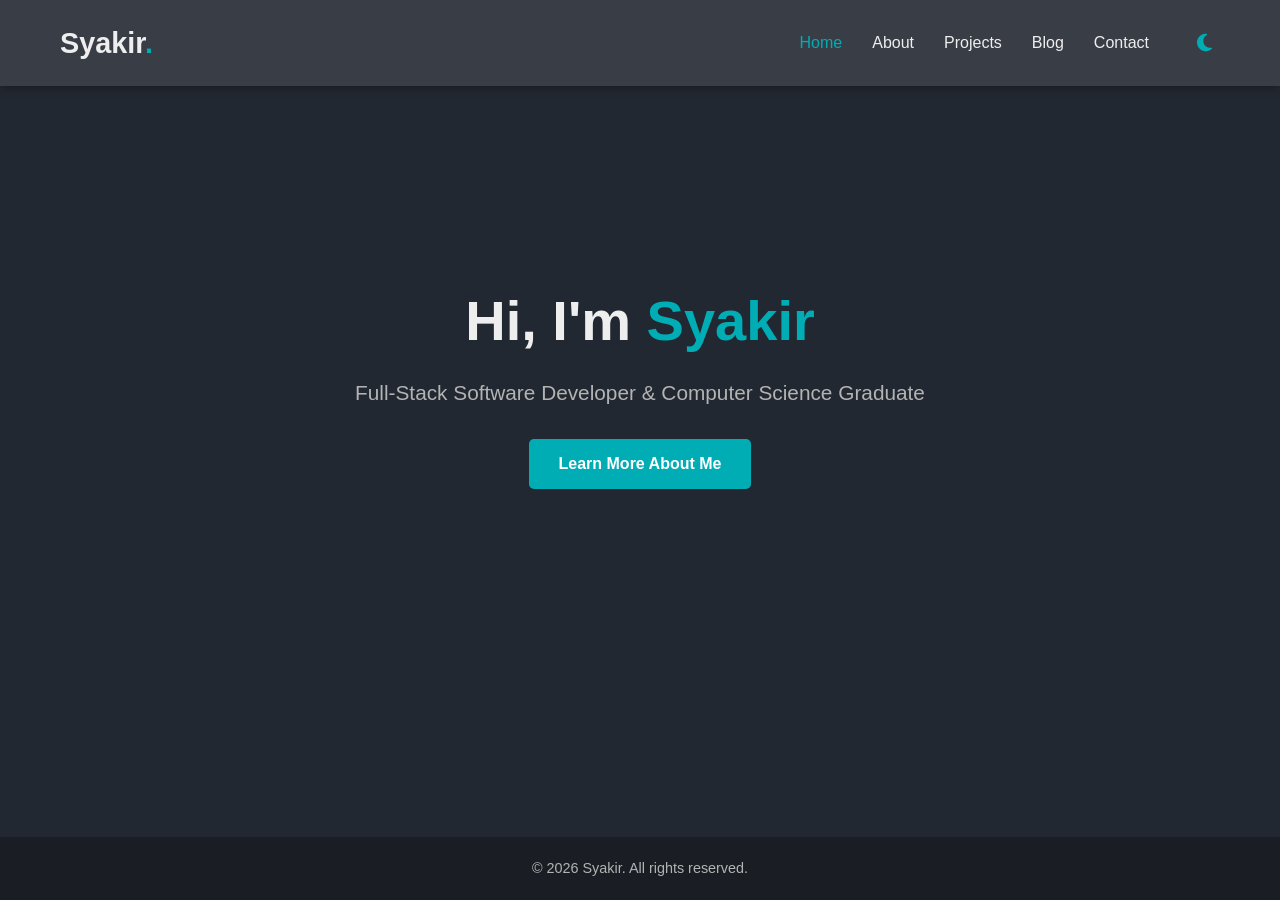
<file: index.html>
<!DOCTYPE html>
<html lang="en">
<head>
    <meta charset="UTF-8">
    <meta name="viewport" content="width=device-width, initial-scale=1.0">
    <title>Home | My E-Portfolio</title>
    <link rel="stylesheet" href="css/style.css">
    <link rel="stylesheet" href="https://cdnjs.cloudflare.com/ajax/libs/font-awesome/6.4.0/css/all.min.css">
</head>
<body>

    <nav class="navbar">
        <div class="nav-container">
            <a href="index.html" class="logo">Syakir<span>.</span></a>
            
            <div class="nav-actions">
                <ul class="nav-links" id="navLinks">
                    <li><a href="index.html" class="active">Home</a></li>
                    <li><a href="about.html">About</a></li>
                    <li><a href="project.html">Projects</a></li>
                    <li><a href="blog.html">Blog</a></li>
                    <li><a href="contact.html">Contact</a></li>
                </ul>

                <button id="theme-toggle" class="theme-btn">
                    <i class="fas fa-moon"></i>
                </button>
                
                <div class="menu-toggle" id="mobileMenu">
                    <i class="fas fa-bars"></i>
                </div>
            </div>
        </div>
    </nav>

    <section class="hero-section">
        <div class="hero-content">
            <h1>Hi, I'm <span class="highlight">Syakir</span></h1>
            <p>Full-Stack Software Developer & Computer Science Graduate</p>
            <a href="about.html" class="btn">Learn More About Me</a>
        </div>
    </section>

    <footer>
        <p>&copy; 2026 Syakir. All rights reserved.</p>
    </footer>

    <script src="js/javascript.js"></script>
</body>
</html>
</file>
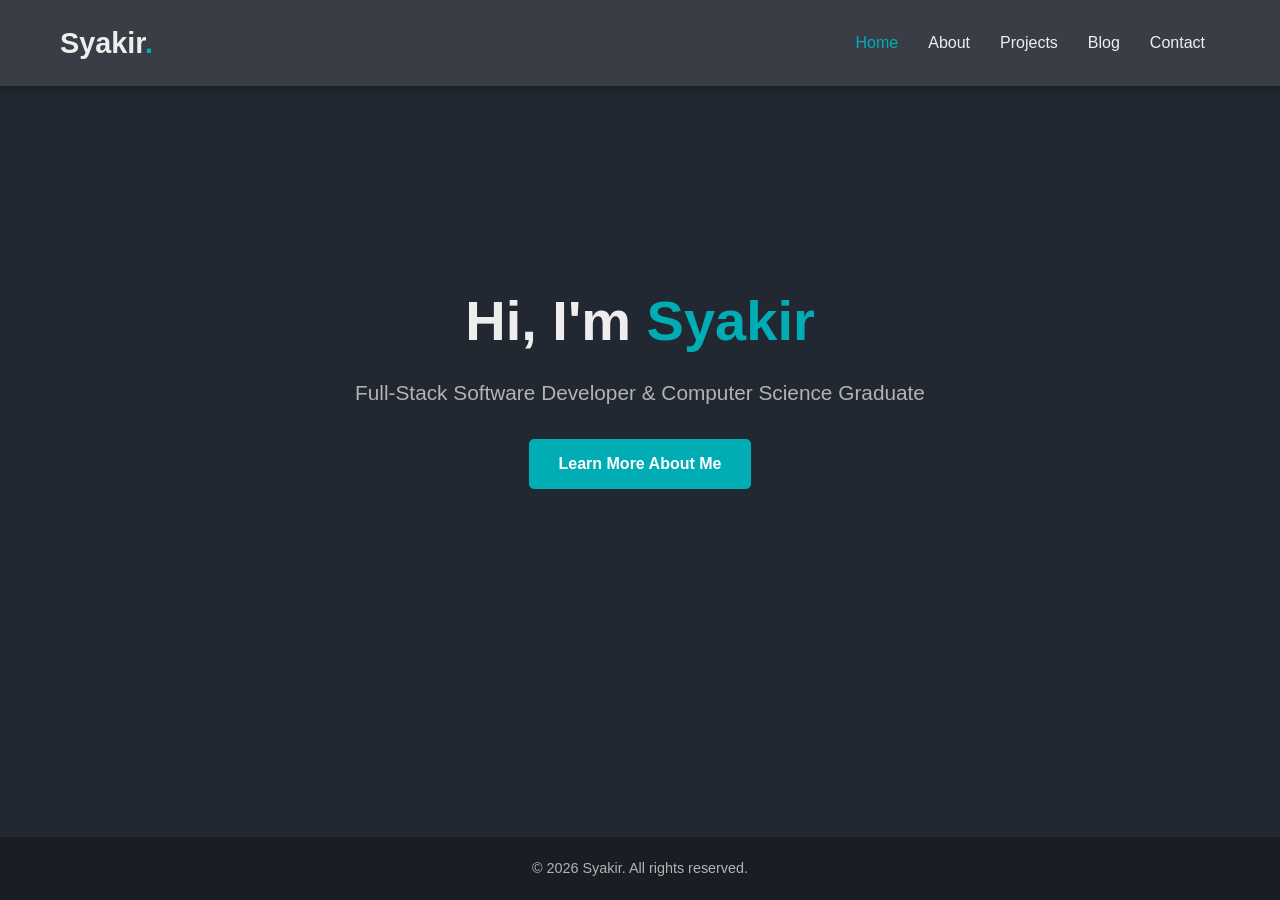
<file: portfolio/index.html>
<!DOCTYPE html>
<html lang="en">
<head>
    <meta charset="UTF-8">
    <meta name="viewport" content="width=device-width, initial-scale=1.0">
    <title>Home | My E-Portfolio</title>
    <link rel="stylesheet" href="css/style.css">
    <link rel="stylesheet" href="https://cdnjs.cloudflare.com/ajax/libs/font-awesome/6.4.0/css/all.min.css">
</head>
<body>

    <!-- Shared Navbar -->
    <nav class="navbar">
        <div class="nav-container">
            <a href="index.html" class="logo">Syakir<span>.</span></a>
            <ul class="nav-links" id="navLinks">
                <li><a href="index.html" class="active">Home</a></li>
                <li><a href="about.html">About</a></li>
                <li><a href="project.html">Projects</a></li>
                <li><a href="blog.html">Blog</a></li>
                <li><a href="contact.html">Contact</a></li>
            </ul>
            <div class="menu-toggle" id="mobileMenu">
                <i class="fas fa-bars"></i>
            </div>
        </div>
    </nav>

    <!-- Hero Section -->
    <section class="hero-section">
        <div class="hero-content">
            <h1>Hi, I'm <span class="highlight">Syakir</span></h1>
            <p>Full-Stack Software Developer & Computer Science Graduate</p>
            <a href="about.html" class="btn">Learn More About Me</a>
        </div>
    </section>

    <footer>
        <p>&copy; 2026 Syakir. All rights reserved.</p>
    </footer>

    <script src="js/javascript.js"></script>
</body>
</html>
</file>
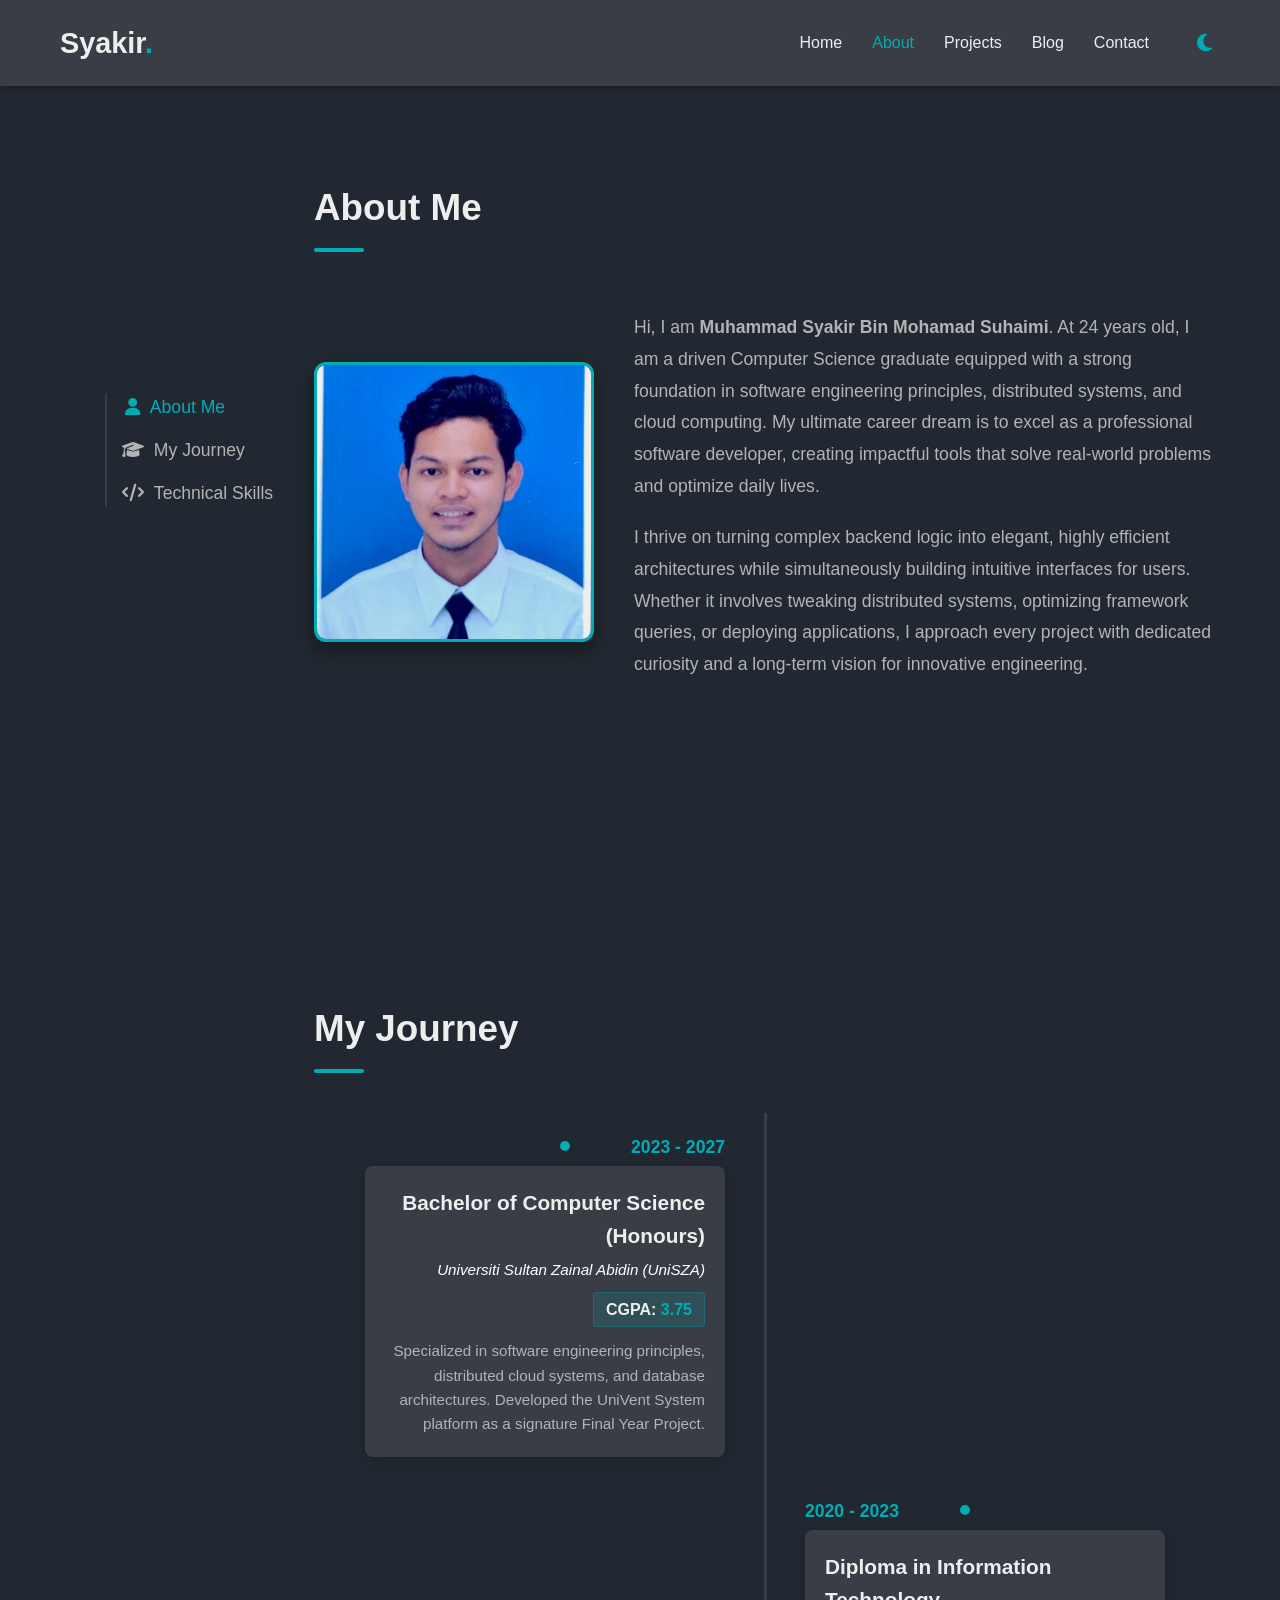
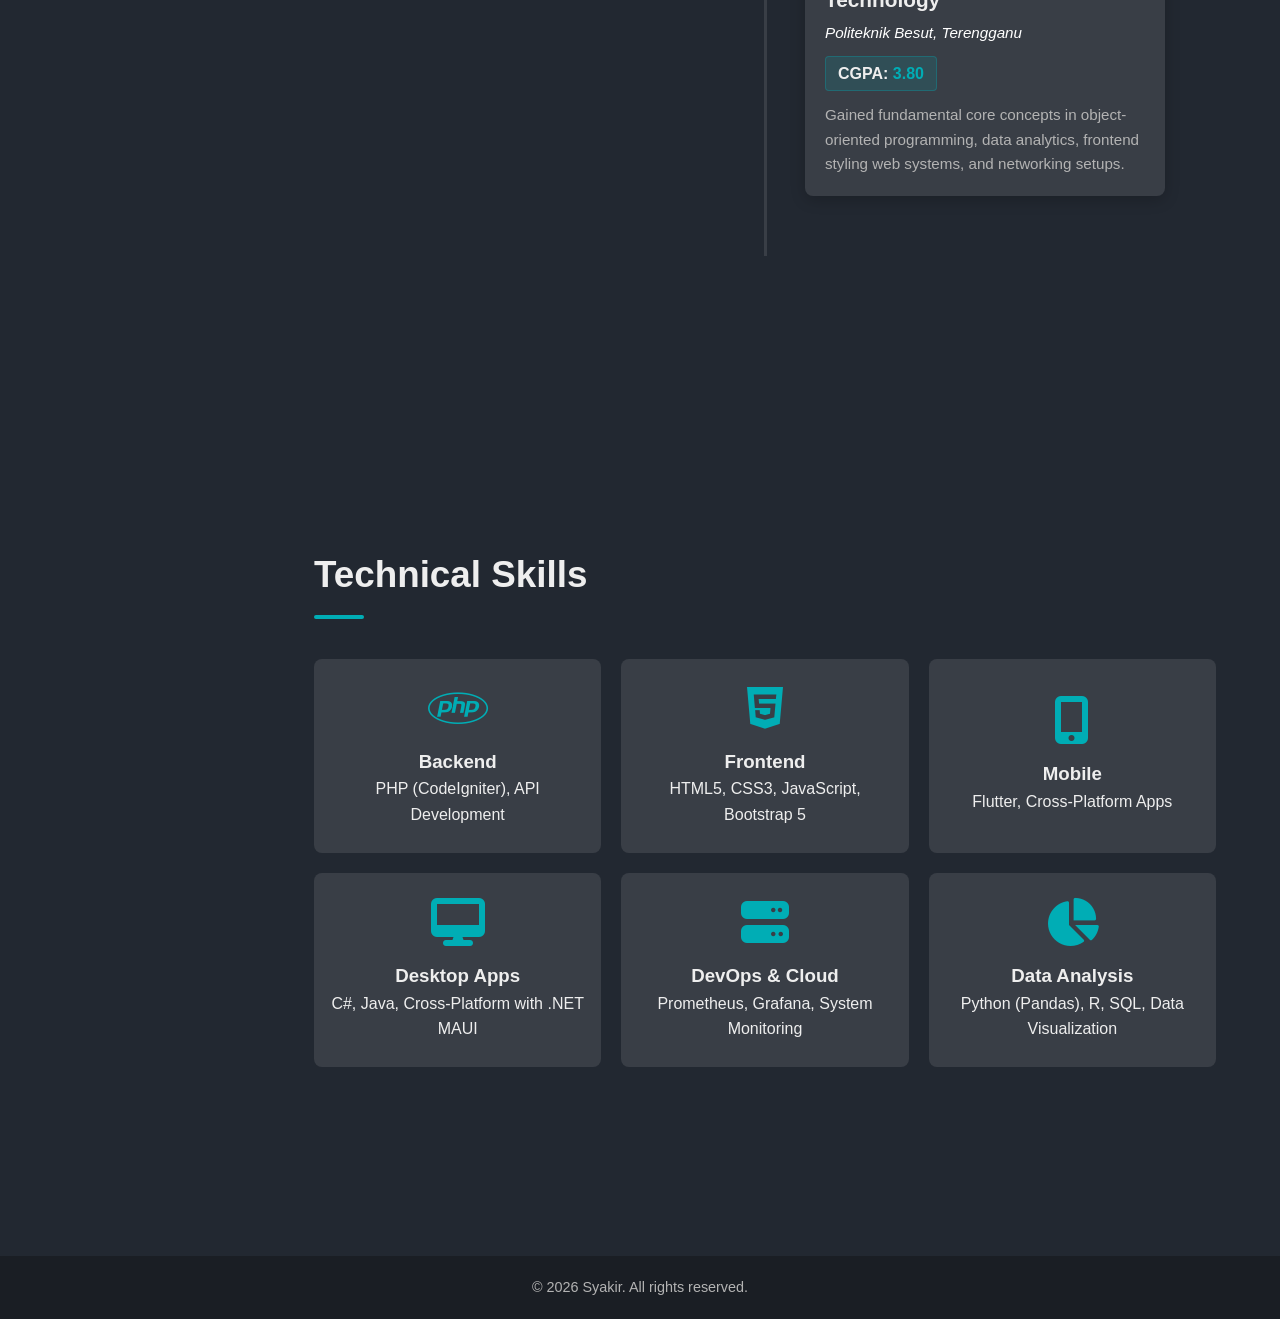
<file: about.html>
<!DOCTYPE html>
<html lang="en">
<head>
    <meta charset="UTF-8">
    <meta name="viewport" content="width=device-width, initial-scale=1.0">
    <title>About Me | My E-Portfolio</title>
    <link rel="stylesheet" href="css/style.css">
    <link rel="stylesheet" href="https://cdnjs.cloudflare.com/ajax/libs/font-awesome/6.4.0/css/all.min.css">
</head>
<body>

    <nav class="navbar">
        <div class="nav-container">
            <a href="index.html" class="logo">Syakir<span>.</span></a>
            
            <div class="nav-actions">
                <ul class="nav-links" id="navLinks">
                    <li><a href="index.html">Home</a></li>
                    <li><a href="about.html" class="active">About</a></li>
                    <li><a href="project.html">Projects</a></li>
                    <li><a href="blog.html">Blog</a></li>
                    <li><a href="contact.html">Contact</a></li>
                </ul>

                <button id="theme-toggle" class="theme-btn">
                    <i class="fas fa-moon"></i>
                </button>
                
                <div class="menu-toggle" id="mobileMenu">
                    <i class="fas fa-bars"></i>
                </div>
            </div>
        </div>
    </nav>

    <div class="about-page-wrapper">
        
        <aside class="about-sidebar">
            <ul class="sub-nav-links">
                <li><a href="#about-me-sec" class="sub-link active"><i class="fas fa-user"></i> About Me</a></li>
                <li><a href="#journey-sec" class="sub-link"><i class="fas fa-graduation-cap"></i> My Journey</a></li>
                <li><a href="#skills-sec" class="sub-link"><i class="fas fa-code"></i> Technical Skills</a></li>
            </ul>
        </aside>
        
        <main class="about-main-content">
            
            <section id="about-me-sec" class="fullscreen-section main-page-padding">
                <h2 class="section-title text-left">About Me</h2>
                <div class="about-container">
                    <div class="about-image-wrapper">
                        <img src="img1.jpg" alt="Muhammad Syakir" class="profile-photo">
                    </div>
                    <div class="about-text-wrapper">
                        <p>Hi, I am <strong>Muhammad Syakir Bin Mohamad Suhaimi</strong>. At 24 years old, I am a driven Computer Science graduate equipped with a strong foundation in software engineering principles, distributed systems, and cloud computing. My ultimate career dream is to excel as a professional software developer, creating impactful tools that solve real-world problems and optimize daily lives.</p>
                        <p>I thrive on turning complex backend logic into elegant, highly efficient architectures while simultaneously building intuitive interfaces for users. Whether it involves tweaking distributed systems, optimizing framework queries, or deploying applications, I approach every project with dedicated curiosity and a long-term vision for innovative engineering.</p>
                    </div>
                </div>
            </section>

            <section id="journey-sec" class="fullscreen-section">
                <h2 class="section-title text-left">My Journey</h2>
                <div class="timeline-container">
                    
                    <div class="timeline-item">
                        <div class="timeline-dot"></div>
                        <div class="timeline-date">2023 - 2027</div>
                        <div class="timeline-content">
                            <h3>Bachelor of Computer Science (Honours)</h3>
                            <p class="school-name">Universiti Sultan Zainal Abidin (UniSZA)</p>
                            
                            <p class="cgpa-badge">CGPA: <span>3.75</span></p>
                            
                            <p class="timeline-desc">Specialized in software engineering principles, distributed cloud systems, and database architectures. Developed the UniVent System platform as a signature Final Year Project.</p>
                        </div>
                    </div>
                    
                    <div class="timeline-item">
                        <div class="timeline-dot"></div>
                        <div class="timeline-date">2020 - 2023</div>
                        <div class="timeline-content">
                            <h3>Diploma in Information Technology</h3>
                            <p class="school-name">Politeknik Besut, Terengganu</p>
                            
                            <p class="cgpa-badge">CGPA: <span>3.80</span></p>
                            
                            <p class="timeline-desc">Gained fundamental core concepts in object-oriented programming, data analytics, frontend styling web systems, and networking setups.</p>
                        </div>
                    </div>
                    
                </div>
            </section>

            <section id="skills-sec" class="fullscreen-section">
                <h2 class="section-title text-left">Technical Skills</h2>
                <div class="skills-grid">
                    <div class="skill-card">
                        <i class="fab fa-php skill-icon"></i>
                        <h3>Backend</h3>
                        <p>PHP (CodeIgniter), API Development</p>
                    </div>
                    <div class="skill-card">
                        <i class="fab fa-html5 skill-icon"></i>
                        <h3>Frontend</h3>
                        <p>HTML5, CSS3, JavaScript, Bootstrap 5</p>
                    </div>
                    <div class="skill-card">
                        <i class="fas fa-mobile-alt skill-icon"></i>
                        <h3>Mobile</h3>
                        <p>Flutter, Cross-Platform Apps</p>
                    </div>
                    <div class="skill-card">
                        <i class="fas fa-desktop skill-icon"></i>
                        <h3>Desktop Apps</h3>
                        <p>C#, Java, Cross-Platform with .NET MAUI</p>
                    </div>
                    <div class="skill-card">
                        <i class="fas fa-server skill-icon"></i>
                        <h3>DevOps & Cloud</h3>
                        <p>Prometheus, Grafana, System Monitoring</p>
                    </div>
                    <div class="skill-card">
                        <i class="fas fa-chart-pie skill-icon"></i>
                        <h3>Data Analysis</h3>
                        <p>Python (Pandas), R, SQL, Data Visualization</p>
                    </div>
                </div>
            </section>

        </main>
    </div>

    <footer>
        <p>&copy; 2026 Syakir. All rights reserved.</p>
    </footer>

    <script src="js/javascript.js"></script>
</body>
</html>
</file>
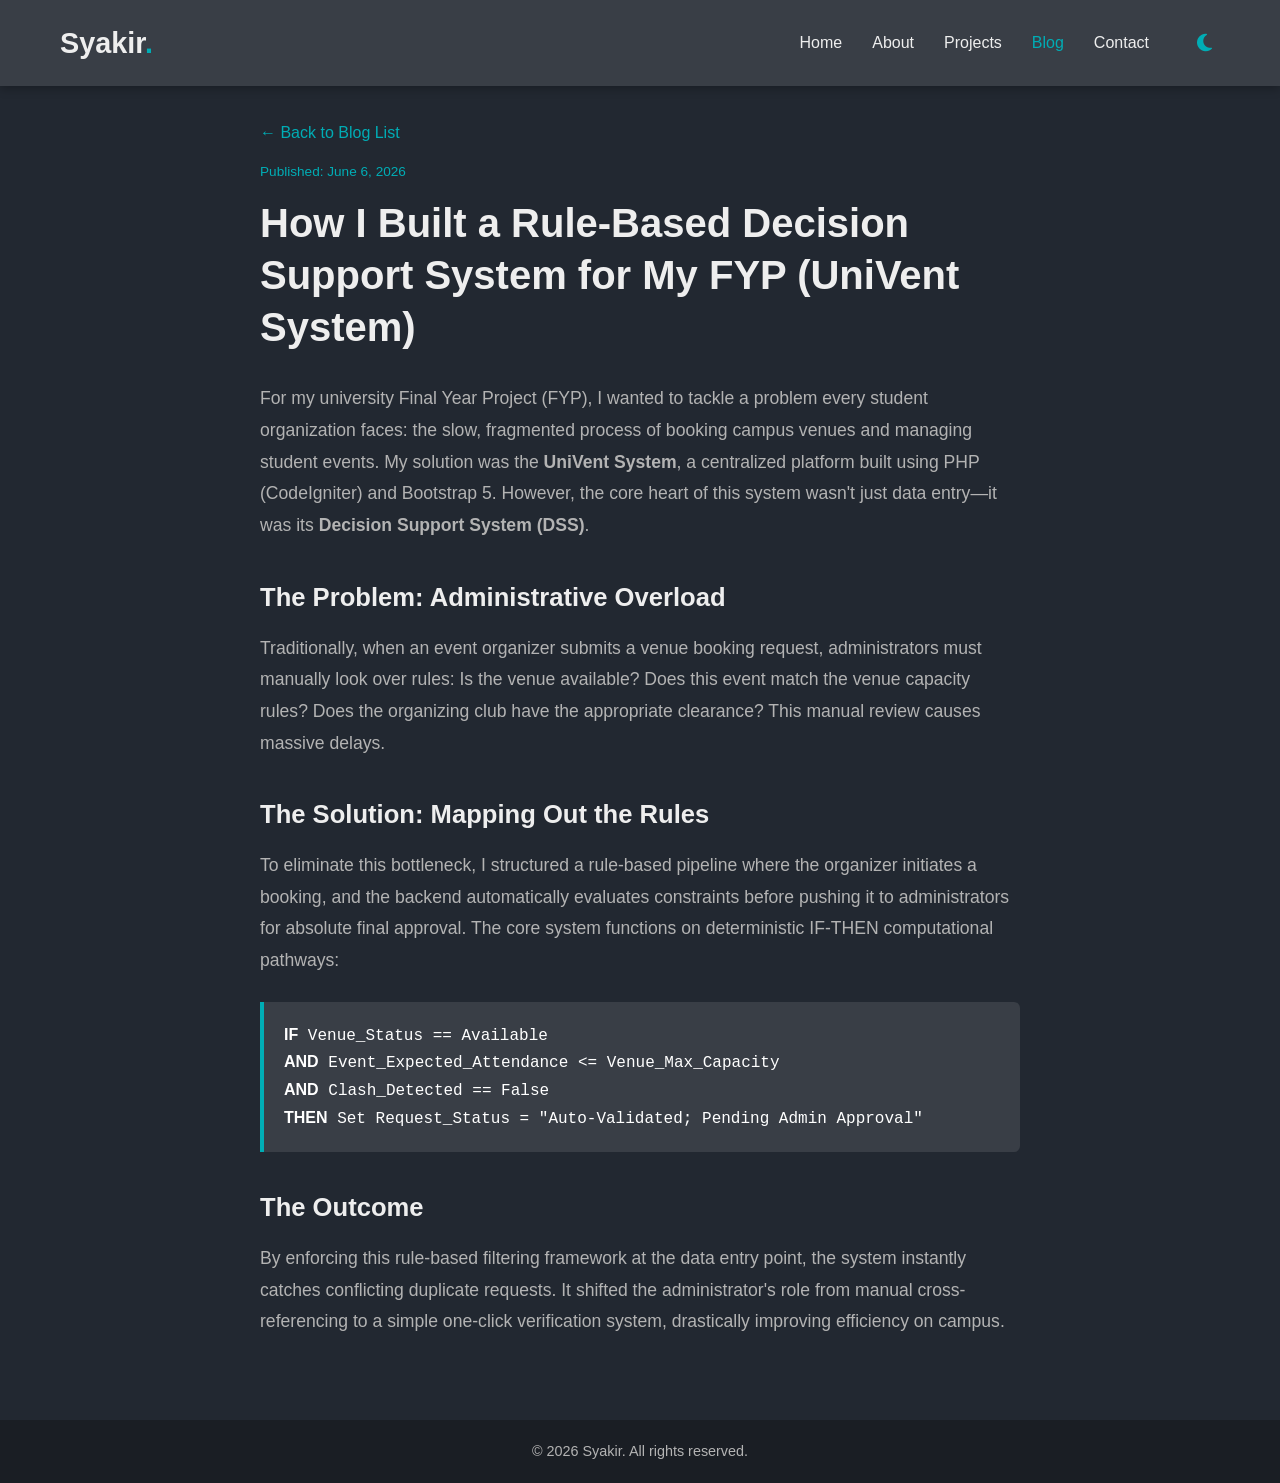
<file: blog-post-1.html>
<!DOCTYPE html>
<html lang="en">
<head>
    <meta charset="UTF-8">
    <meta name="viewport" content="width=device-width, initial-scale=1.0">
    <title>Building UniVent DSS | Blog</title>
    <link rel="stylesheet" href="css/style.css">
    <link rel="stylesheet" href="https://cdnjs.cloudflare.com/ajax/libs/font-awesome/6.4.0/css/all.min.css">
</head>
<body>

    <nav class="navbar">
        <div class="nav-container">
            <a href="index.html" class="logo">Syakir<span>.</span></a>
            
            <div class="nav-actions">
                <ul class="nav-links" id="navLinks">
                    <li><a href="index.html">Home</a></li>
                    <li><a href="about.html">About</a></li>
                    <li><a href="projects.html">Projects</a></li>
                    <li><a href="blog.html" class="active">Blog</a></li>
                    <li><a href="contact.html">Contact</a></li>
                </ul>

                <button id="theme-toggle" class="theme-btn">
                    <i class="fas fa-moon"></i>
                </button>
                
                <div class="menu-toggle" id="mobileMenu">
                    <i class="fas fa-bars"></i>
                </div>
            </div>
        </div>
    </nav>

    <article class="content-section main-page-padding raw-post-layout">
        <div class="post-meta-header">
            <a href="blog.html" class="back-link">&larr; Back to Blog List</a>
            <span class="blog-date" style="margin-top: 15px;">Published: June 6, 2026</span>
            <h1>How I Built a Rule-Based Decision Support System for My FYP (UniVent System)</h1>
        </div>

        <div class="post-body-text">
            <p>For my university Final Year Project (FYP), I wanted to tackle a problem every student organization faces: the slow, fragmented process of booking campus venues and managing student events. My solution was the <strong>UniVent System</strong>, a centralized platform built using PHP (CodeIgniter) and Bootstrap 5. However, the core heart of this system wasn't just data entry—it was its <strong>Decision Support System (DSS)</strong>.</p>
            
            <h3>The Problem: Administrative Overload</h3>
            <p>Traditionally, when an event organizer submits a venue booking request, administrators must manually look over rules: Is the venue available? Does this event match the venue capacity rules? Does the organizing club have the appropriate clearance? This manual review causes massive delays.</p>

            <h3>The Solution: Mapping Out the Rules</h3>
            <p>To eliminate this bottleneck, I structured a rule-based pipeline where the organizer initiates a booking, and the backend automatically evaluates constraints before pushing it to administrators for absolute final approval. The core system functions on deterministic IF-THEN computational pathways:</p>
            
            <blockquote class="code-concept-quote">
                <strong>IF</strong> Venue_Status == Available <br>
                <strong>AND</strong> Event_Expected_Attendance &lt;= Venue_Max_Capacity <br>
                <strong>AND</strong> Clash_Detected == False <br>
                <strong>THEN</strong> Set Request_Status = "Auto-Validated; Pending Admin Approval"
            </blockquote>

            <h3>The Outcome</h3>
            <p>By enforcing this rule-based filtering framework at the data entry point, the system instantly catches conflicting duplicate requests. It shifted the administrator's role from manual cross-referencing to a simple one-click verification system, drastically improving efficiency on campus.</p>
        </div>
    </article>

    <footer>
        <p>&copy; 2026 Syakir. All rights reserved.</p>
    </footer>

    <script src="js/javascript.js"></script>
</body>
</html>
</file>
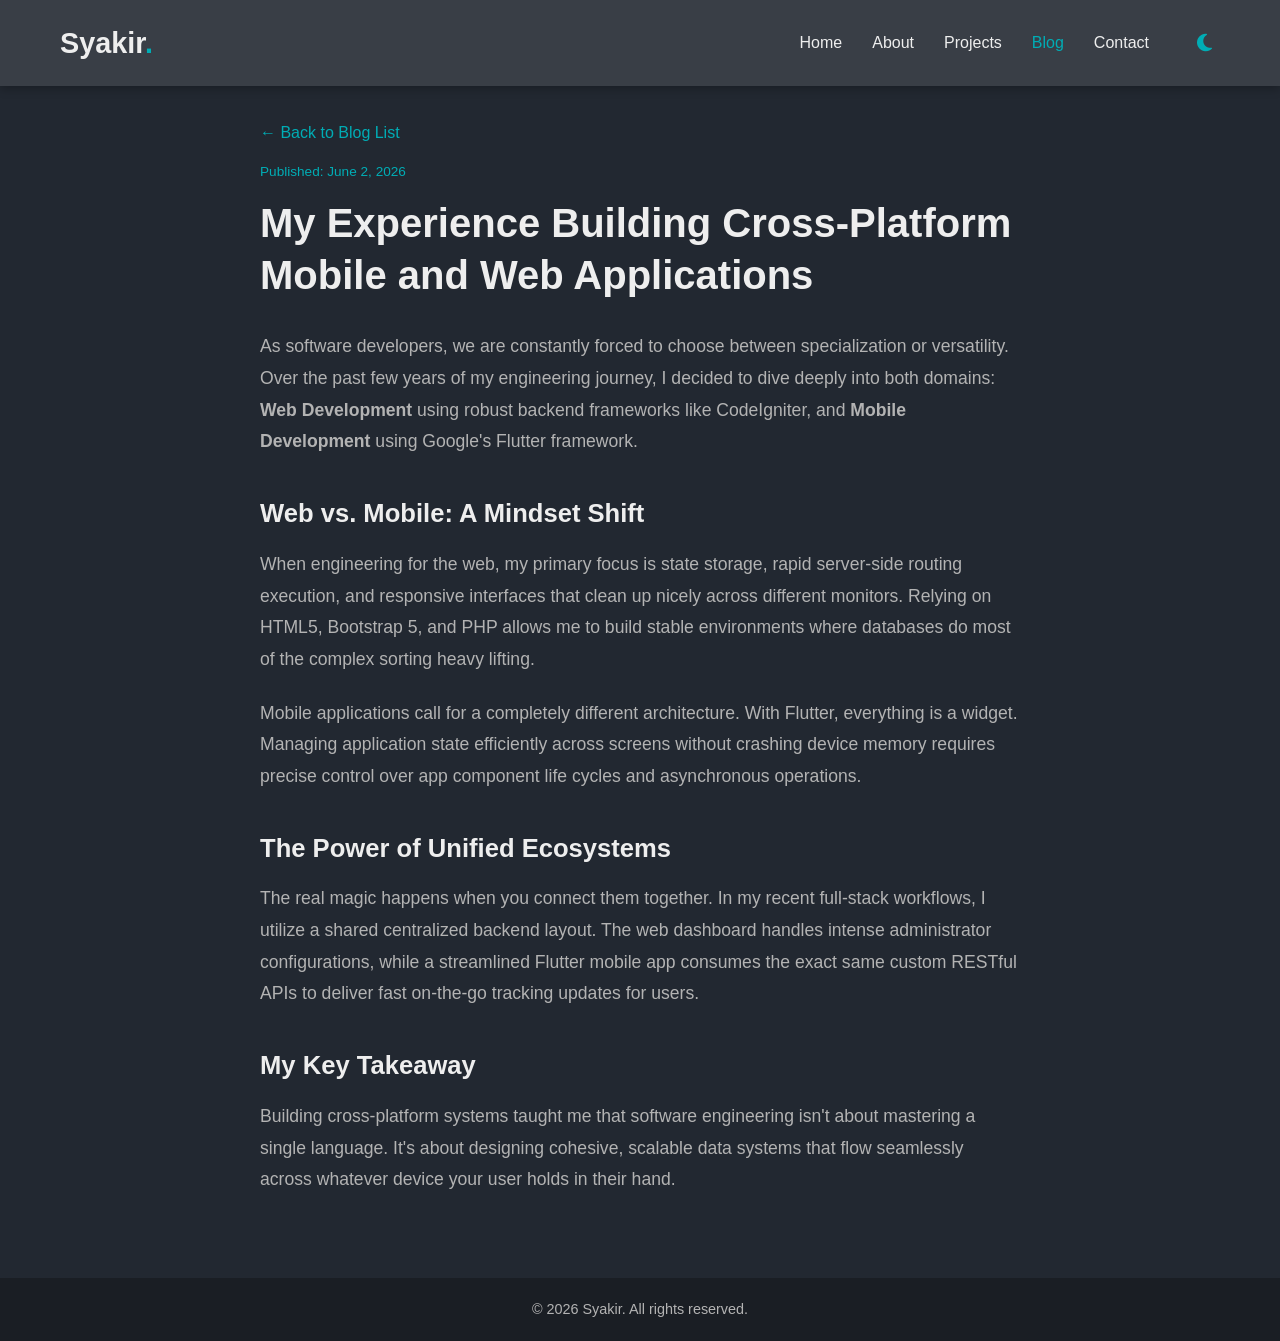
<file: blog-post-2.html>
<!DOCTYPE html>
<html lang="en">
<head>
    <meta charset="UTF-8">
    <meta name="viewport" content="width=device-width, initial-scale=1.0">
    <title>Mobile & Web Experience | Blog</title>
    <link rel="stylesheet" href="css/style.css">
    <link rel="stylesheet" href="https://cdnjs.cloudflare.com/ajax/libs/font-awesome/6.4.0/css/all.min.css">
</head>
<body>

    <nav class="navbar">
        <div class="nav-container">
            <a href="index.html" class="logo">Syakir<span>.</span></a>
            
            <div class="nav-actions">
                <ul class="nav-links" id="navLinks">
                    <li><a href="index.html">Home</a></li>
                    <li><a href="about.html">About</a></li>
                    <li><a href="projects.html">Projects</a></li>
                    <li><a href="blog.html" class="active">Blog</a></li>
                    <li><a href="contact.html">Contact</a></li>
                </ul>

                <button id="theme-toggle" class="theme-btn">
                    <i class="fas fa-moon"></i>
                </button>
                
                <div class="menu-toggle" id="mobileMenu">
                    <i class="fas fa-bars"></i>
                </div>
            </div>
        </div>
    </nav>

    <article class="content-section main-page-padding raw-post-layout">
        <div class="post-meta-header">
            <a href="blog.html" class="back-link">&larr; Back to Blog List</a>
            <span class="blog-date" style="margin-top: 15px;">Published: June 2, 2026</span>
            <h1>My Experience Building Cross-Platform Mobile and Web Applications</h1>
        </div>

        <div class="post-body-text">
            <p>As software developers, we are constantly forced to choose between specialization or versatility. Over the past few years of my engineering journey, I decided to dive deeply into both domains: <strong>Web Development</strong> using robust backend frameworks like CodeIgniter, and <strong>Mobile Development</strong> using Google's Flutter framework.</p>

            <h3>Web vs. Mobile: A Mindset Shift</h3>
            <p>When engineering for the web, my primary focus is state storage, rapid server-side routing execution, and responsive interfaces that clean up nicely across different monitors. Relying on HTML5, Bootstrap 5, and PHP allows me to build stable environments where databases do most of the complex sorting heavy lifting.</p>
            
            <p>Mobile applications call for a completely different architecture. With Flutter, everything is a widget. Managing application state efficiently across screens without crashing device memory requires precise control over app component life cycles and asynchronous operations.</p>

            <h3>The Power of Unified Ecosystems</h3>
            <p>The real magic happens when you connect them together. In my recent full-stack workflows, I utilize a shared centralized backend layout. The web dashboard handles intense administrator configurations, while a streamlined Flutter mobile app consumes the exact same custom RESTful APIs to deliver fast on-the-go tracking updates for users.</p>

            <h3>My Key Takeaway</h3>
            <p>Building cross-platform systems taught me that software engineering isn't about mastering a single language. It's about designing cohesive, scalable data systems that flow seamlessly across whatever device your user holds in their hand.</p>
        </div>
    </article>

    <footer>
        <p>&copy; 2026 Syakir. All rights reserved.</p>
    </footer>

    <script src="js/javascript.js"></script>
</body>
</html>
</file>
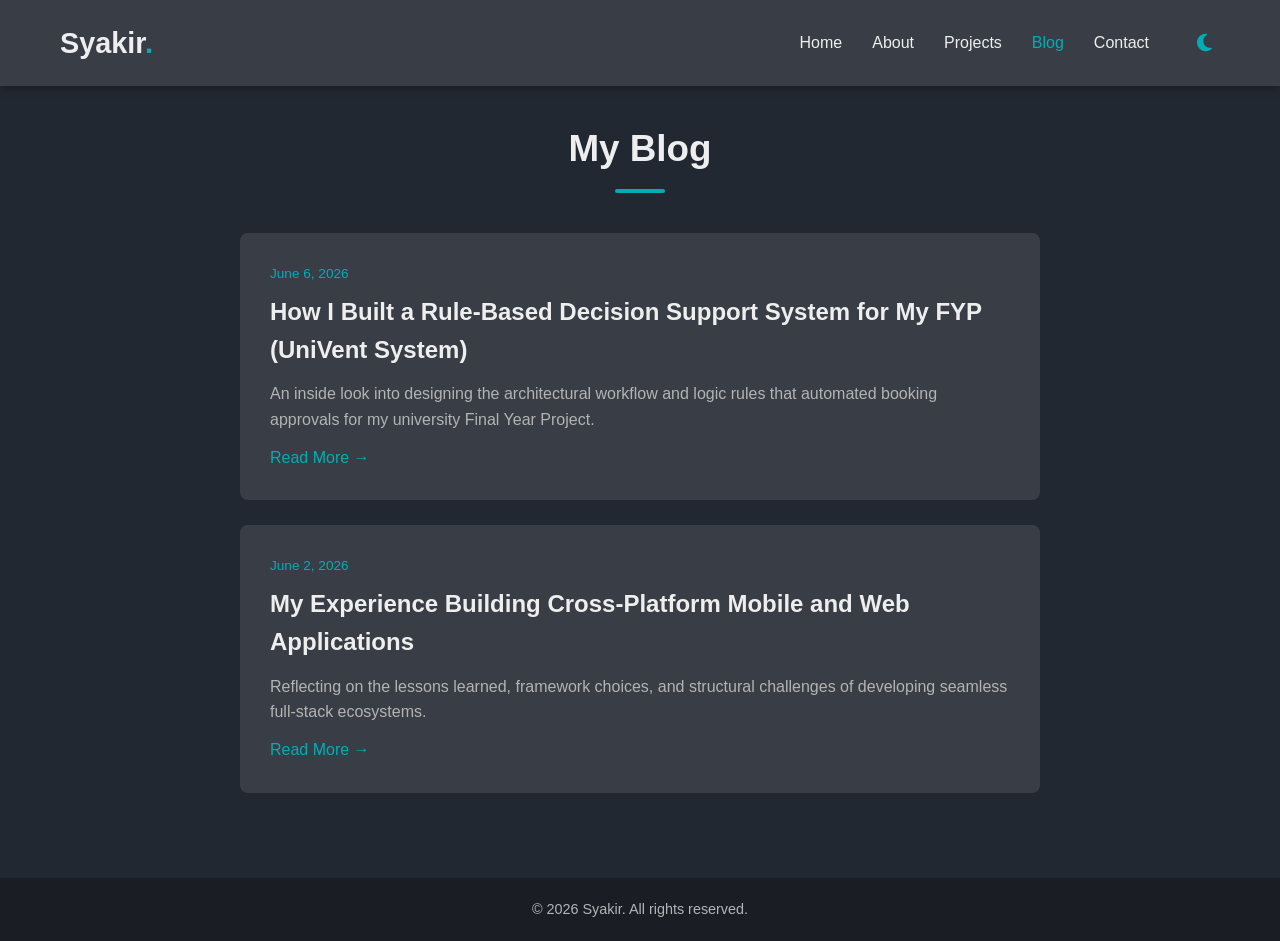
<file: blog.html>
<!DOCTYPE html>
<html lang="en">
<head>
    <meta charset="UTF-8">
    <meta name="viewport" content="width=device-width, initial-scale=1.0">
    <title>Blog | My E-Portfolio</title>
    <link rel="stylesheet" href="css/style.css">
    <link rel="stylesheet" href="https://cdnjs.cloudflare.com/ajax/libs/font-awesome/6.4.0/css/all.min.css">
</head>
<body>

    <nav class="navbar">
        <div class="nav-container">
            <a href="index.html" class="logo">Syakir<span>.</span></a>
            
            <div class="nav-actions">
                <ul class="nav-links" id="navLinks">
                    <li><a href="index.html">Home</a></li>
                    <li><a href="about.html">About</a></li>                
                    <li><a href="projects.html">Projects</a></li>
                    <li><a href="blog.html" class="active">Blog</a></li>
                    <li><a href="contact.html">Contact</a></li>
                </ul>

                <button id="theme-toggle" class="theme-btn">
                    <i class="fas fa-moon"></i>
                </button>
                
                <div class="menu-toggle" id="mobileMenu">
                    <i class="fas fa-bars"></i>
                </div>
            </div>
        </div>
    </nav>

    <section class="content-section main-page-padding">
        <h2 class="section-title">My Blog</h2>
        <div class="blog-container">
            
            <article class="blog-post">
                <span class="blog-date">June 6, 2026</span>
                <h3><a href="blog-post-1.html">How I Built a Rule-Based Decision Support System for My FYP (UniVent System)</a></h3>
                <p>An inside look into designing the architectural workflow and logic rules that automated booking approvals for my university Final Year Project.</p>
                <a href="blog-post-1.html" class="read-more">Read More &rarr;</a>
            </article>

            <article class="blog-post">
                <span class="blog-date">June 2, 2026</span>
                <h3><a href="blog-post-2.html">My Experience Building Cross-Platform Mobile and Web Applications</a></h3>
                <p>Reflecting on the lessons learned, framework choices, and structural challenges of developing seamless full-stack ecosystems.</p>
                <a href="blog-post-2.html" class="read-more">Read More &rarr;</a>
            </article>

        </div>
    </section>

    <footer>
        <p>&copy; 2026 Syakir. All rights reserved.</p>
    </footer>

    <script src="js/javascript.js"></script>
</body>
</html>
</file>
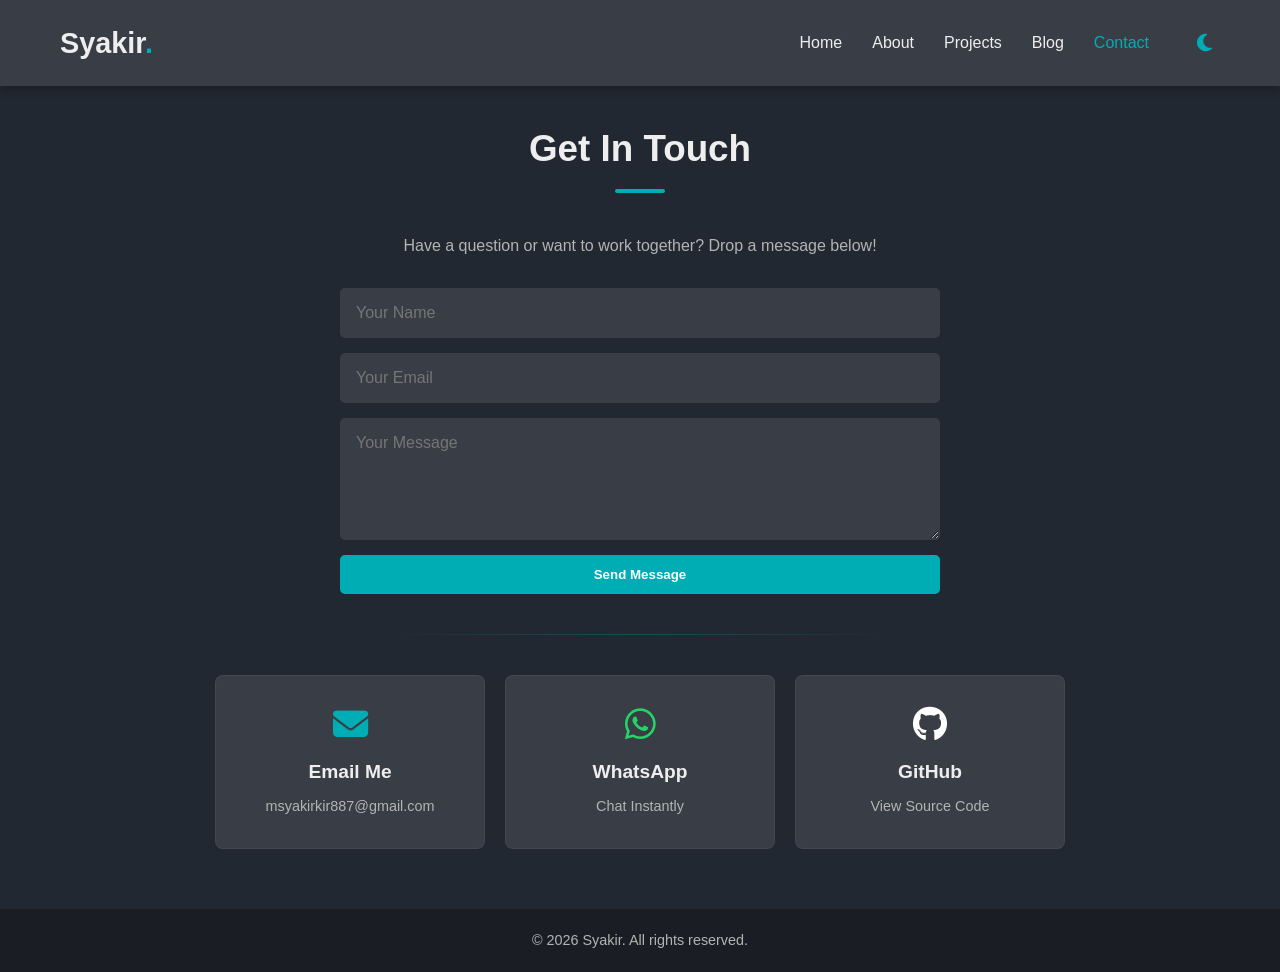
<file: contact.html>
<!DOCTYPE html>
<html lang="en">
<head>
    <meta charset="UTF-8">
    <meta name="viewport" content="width=device-width, initial-scale=1.0">
    <title>Contact | My E-Portfolio</title>
    <link rel="stylesheet" href="css/style.css">
    <link rel="stylesheet" href="https://cdnjs.cloudflare.com/ajax/libs/font-awesome/6.4.0/css/all.min.css">
</head>
<body>

    <nav class="navbar">
        <div class="nav-container">
            <a href="index.html" class="logo">Syakir<span>.</span></a>
            
            <div class="nav-actions">
                <ul class="nav-links" id="navLinks">
                    <li><a href="index.html">Home</a></li>
                    <li><a href="about.html">About</a></li>
                    <li><a href="projects.html">Projects</a></li>
                    <li><a href="blog.html">Blog</a></li>
                    <li><a href="contact.html" class="active">Contact</a></li>
                </ul>

                <button id="theme-toggle" class="theme-btn">
                    <i class="fas fa-moon"></i>
                </button>
                
                <div class="menu-toggle" id="mobileMenu">
                    <i class="fas fa-bars"></i>
                </div>
            </div>
        </div>
    </nav>

    <section class="content-section main-page-padding">
        <h2 class="section-title">Get In Touch</h2>
        <p style="text-align: center; color: var(--grey-text); margin-bottom: 30px;">Have a question or want to work together? Drop a message below!</p>
        
        <form id="contactForm" class="contact-form">
            <input type="text" id="name" placeholder="Your Name" required>
            <input type="email" id="email" placeholder="Your Email" required>
            <textarea id="message" rows="5" placeholder="Your Message" required></textarea>
            <button type="submit" class="btn">Send Message</button>
        </form>

        <hr class="contact-divider">

        <div class="contact-cards-grid">
            
            <a href="mailto:msyakirkir887@gmail.com" class="contact-square-card card-email">
                <i class="fas fa-envelope card-icon"></i>
                <h3>Email Me</h3>
                <p>msyakirkir887@gmail.com</p>
            </a>
            
            <a href="https://wa.me/60123456789?text=Hi%20Syakir,%20I%20saw%20your%20portfolio..." target="_blank" class="contact-square-card card-whatsapp">
                <i class="fab fa-whatsapp"></i>
                <h3>WhatsApp</h3>
                <p>Chat Instantly</p>
            </a>

            <a href="https://github.com/syakir2002" target="_blank" class="contact-square-card card-github">
                <i class="fab fa-github"></i>
                <h3>GitHub</h3>
                <p>View Source Code</p>
            </a>

        </div> 
    </section>

    <footer>
        <p>&copy; 2026 Syakir. All rights reserved.</p>
    </footer>

    <script src="js/javascript.js"></script>
</body>
</html>
</file>
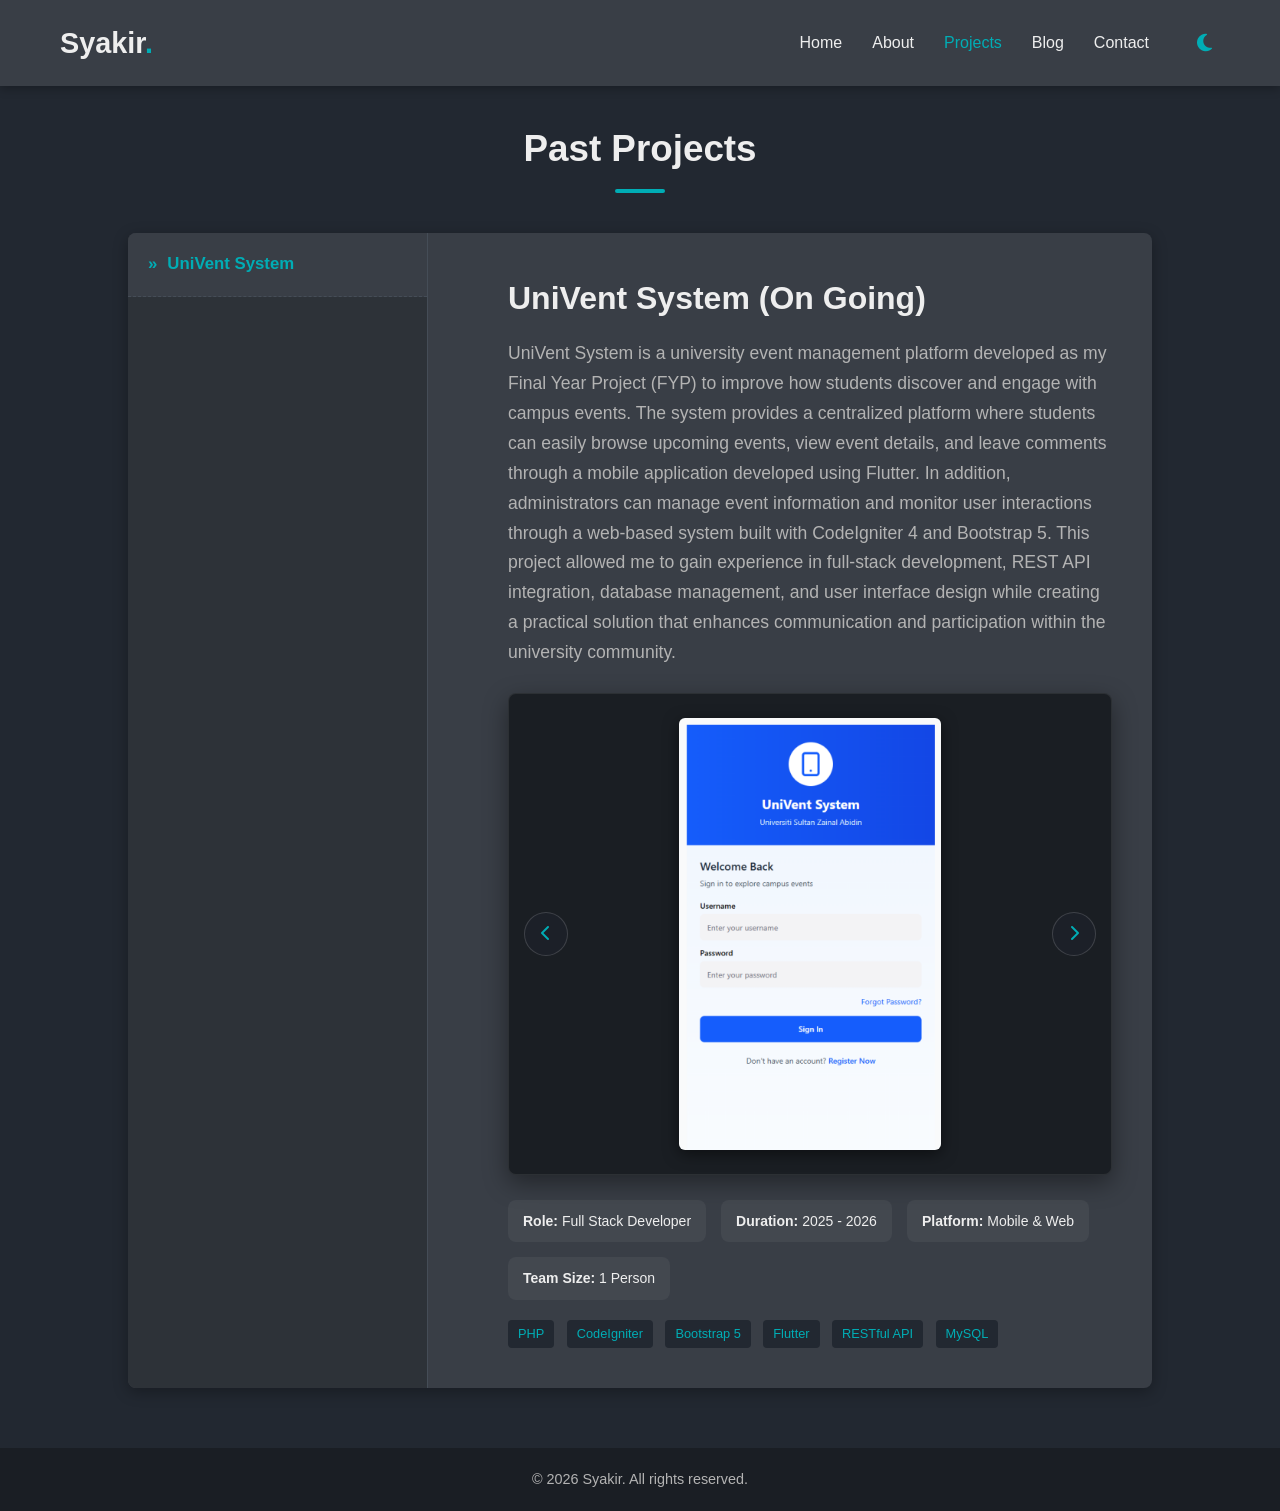
<file: project.html>
<!DOCTYPE html>
<html lang="en">
<head>
    <meta charset="UTF-8">
    <meta name="viewport" content="width=device-width, initial-scale=1.0">
    <title>Projects | My E-Portfolio</title>
    <link rel="stylesheet" href="css/style.css">
    <link rel="stylesheet" href="https://cdnjs.cloudflare.com/ajax/libs/font-awesome/6.4.0/css/all.min.css">
</head>
<body>

    <nav class="navbar">
        <div class="nav-container">
            <a href="index.html" class="logo">Syakir<span>.</span></a>
            
            <div class="nav-actions">
                <ul class="nav-links" id="navLinks">
                    <li><a href="index.html">Home</a></li>
                    <li><a href="about.html">About</a></li>
                    <li><a href="projects.html" class="active">Projects</a></li>
                    <li><a href="blog.html">Blog</a></li>
                    <li><a href="contact.html">Contact</a></li>
                </ul>

                <button id="theme-toggle" class="theme-btn">
                    <i class="fas fa-moon"></i>
                </button>
                
                <div class="menu-toggle" id="mobileMenu">
                    <i class="fas fa-bars"></i>
                </div>
            </div>
        </div>
    </nav>

    <section class="content-section main-page-padding">
        <h2 class="section-title">Past Projects</h2>
        
        <div class="projects-container">
            
            <aside class="projects-sidebar">
                <ul class="project-menu">
                    <li class="menu-item active" onclick="showProject('univend')">
                        <span class="arrow">&raquo;</span> UniVent System
                    </li>
                </ul>
            </aside>

            <main class="projects-display">
                
                <div id="univend" class="project-panel active">
                    <h3>UniVent System (On Going)</h3>

                    <p class="project-desc">
                        UniVent System is a university event management platform developed as my Final Year Project (FYP) to improve how students discover and engage with campus events. The system provides a centralized platform where students can easily browse upcoming events, view event details, and leave comments through a mobile application developed using Flutter. In addition, administrators can manage event information and monitor user interactions through a web-based system built with CodeIgniter 4 and Bootstrap 5. This project allowed me to gain experience in full-stack development, REST API integration, database management, and user interface design while creating a practical solution that enhances communication and participation within the university community.
                    </p>

                    <div class="project-slider-wrapper">
                        <div class="project-slider" id="slider-univend">
                            <img src="img_pro/1.png" alt="UniVent Interface Frame 1" class="slider-img active">
                            <img src="img_pro/2.png" alt="UniVent Interface Frame 2" class="slider-img">
                            <img src="img_pro/3.png" alt="UniVent Interface Frame 3" class="slider-img">
                            <img src="img_pro/4.png" alt="UniVent Interface Frame 4" class="slider-img">
                            <img src="img_pro/5.png" alt="UniVent Interface Frame 5" class="slider-img">
                            <img src="img_pro/6.png" alt="UniVent Interface Frame 6" class="slider-img">
                            <img src="img_pro/7.png" alt="UniVent Interface Frame 7" class="slider-img">
                            <img src="img_pro/8.png" alt="UniVent Interface Frame 8" class="slider-img">
                            <img src="img_pro/9.png" alt="UniVent Interface Frame 9" class="slider-img">
                            <img src="img_pro/10.png" alt="UniVent Interface Frame 10" class="slider-img">
                        </div>
                        <button class="slider-btn prev" onclick="moveSlider('univend', -1)"><i class="fas fa-chevron-left"></i></button>
                        <button class="slider-btn next" onclick="moveSlider('univend', 1)"><i class="fas fa-chevron-right"></i></button>
                    </div>

                    <div class="project-metrics">
                        <div class="metric"><strong>Role:</strong> Full Stack Developer</div>
                        <div class="metric"><strong>Duration:</strong> 2025 - 2026</div>
                        <div class="metric"><strong>Platform:</strong> Mobile & Web</div>
                        <div class="metric"><strong>Team Size:</strong> 1 Person</div>
                    </div>

                    <div class="tags">
                        <span>PHP</span>
                        <span>CodeIgniter</span>
                        <span>Bootstrap 5</span>
                        <span>Flutter</span>
                        <span>RESTful API</span>
                        <span>MySQL</span>
                    </div>
                </div>
            </main>
        </div>
    </section>

    <footer>
        <p>&copy; 2026 Syakir. All rights reserved.</p>
    </footer>

    <script src="js/javascript.js"></script>
</body>
</html>
</file>
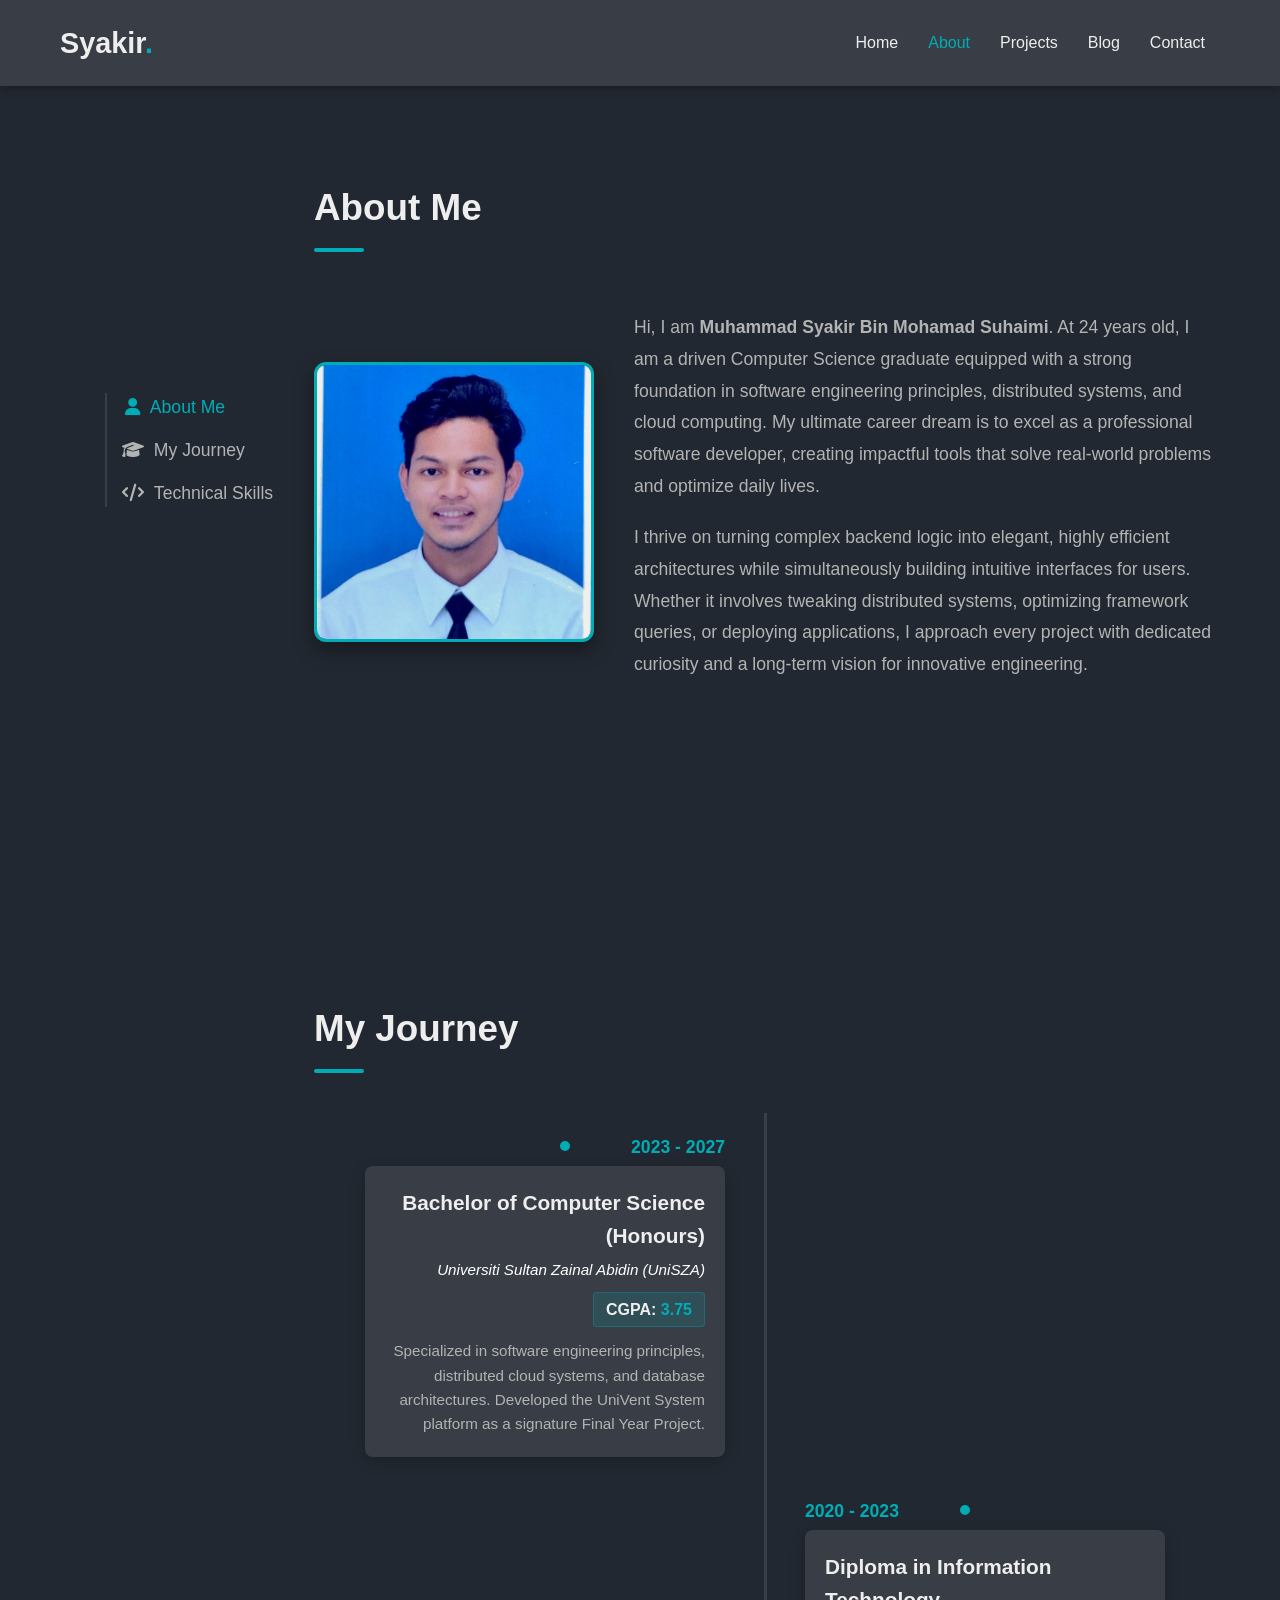
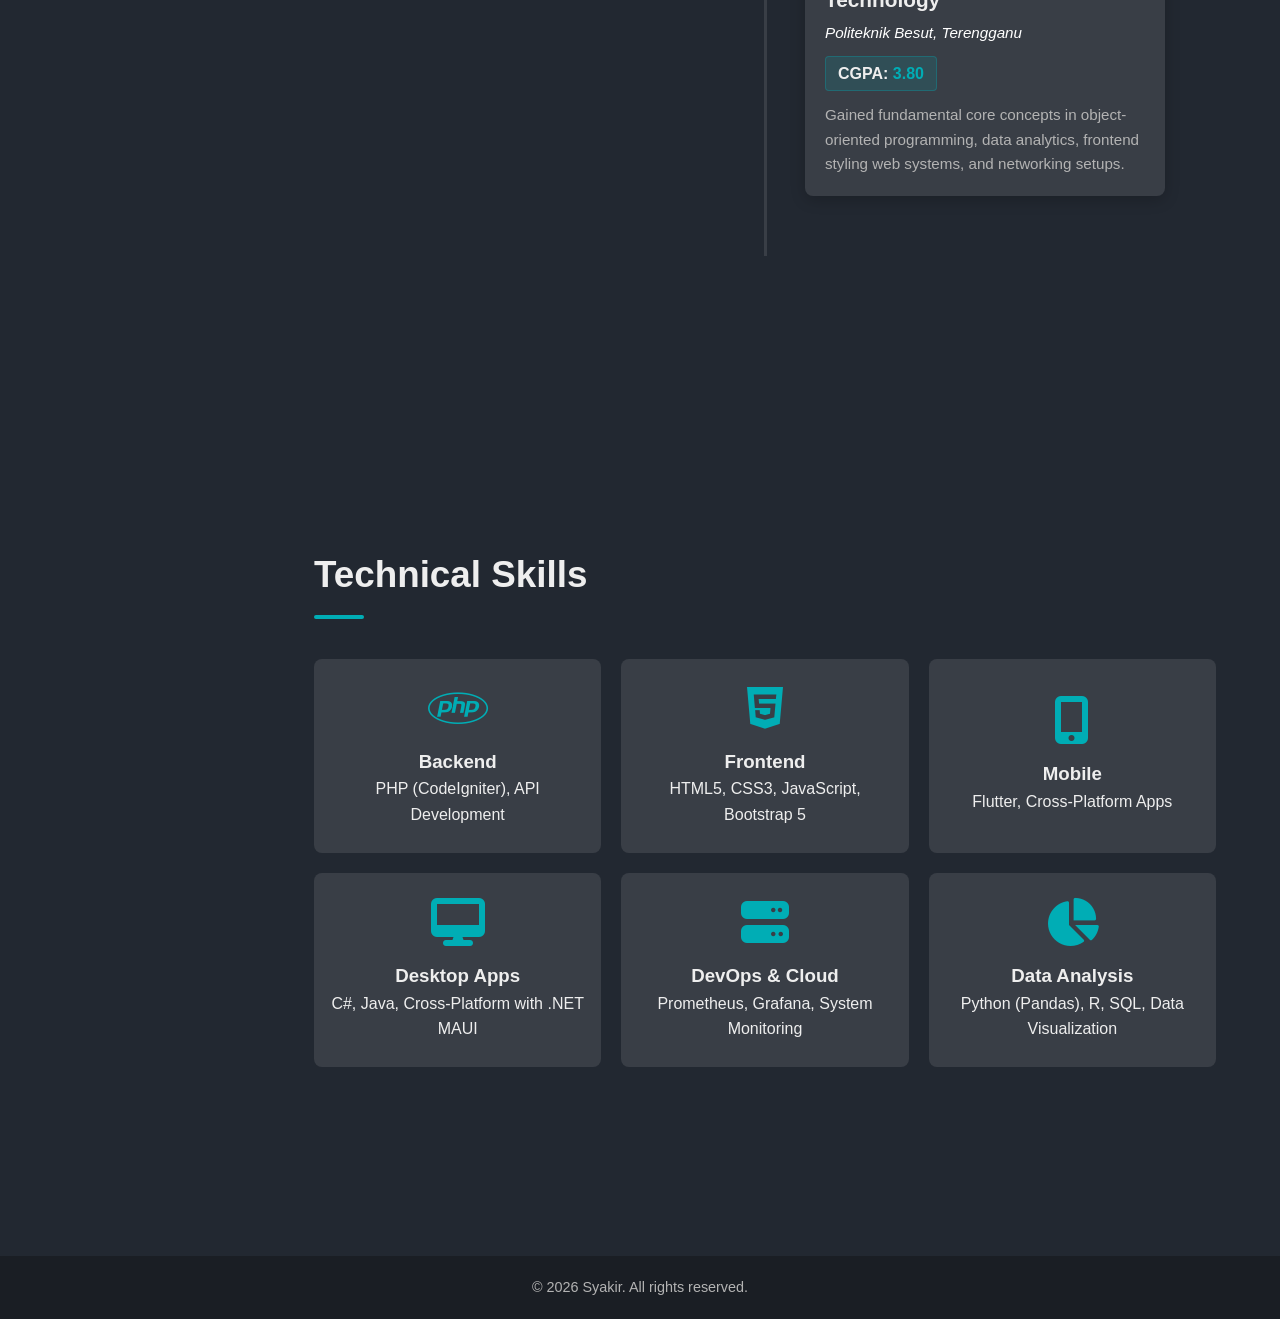
<file: portfolio/about.html>
<!DOCTYPE html>
<html lang="en">
<head>
    <meta charset="UTF-8">
    <meta name="viewport" content="width=device-width, initial-scale=1.0">
    <title>About Me | My E-Portfolio</title>
    <link rel="stylesheet" href="css/style.css">
    <link rel="stylesheet" href="https://cdnjs.cloudflare.com/ajax/libs/font-awesome/6.4.0/css/all.min.css">
</head>
<body>

    <nav class="navbar">
        <div class="nav-container">
            <a href="index.html" class="logo">Syakir<span>.</span></a>
            <ul class="nav-links" id="navLinks">
                <li><a href="index.html">Home</a></li>
                <li><a href="about.html" class="active">About</a></li>
                <li><a href="project.html">Projects</a></li>
                <li><a href="blog.html">Blog</a></li>
                <li><a href="contact.html">Contact</a></li>
            </ul>
            <div class="menu-toggle" id="mobileMenu">
                <i class="fas fa-bars"></i>
            </div>
        </div>
    </nav>

    <div class="about-page-wrapper">
        
        <aside class="about-sidebar">
            <ul class="sub-nav-links">
                <li><a href="#about-me-sec" class="sub-link active"><i class="fas fa-user"></i> About Me</a></li>
                <li><a href="#journey-sec" class="sub-link"><i class="fas fa-graduation-cap"></i> My Journey</a></li>
                <li><a href="#skills-sec" class="sub-link"><i class="fas fa-code"></i> Technical Skills</a></li>
            </ul>
        </aside>
        
        <main class="about-main-content">
            
            <section id="about-me-sec" class="fullscreen-section main-page-padding">
                <h2 class="section-title text-left">About Me</h2>
                <div class="about-container">
                    <div class="about-image-wrapper">
                        <img src="img1.jpg" alt="Muhammad Syakir" class="profile-photo">
                    </div>
                    <div class="about-text-wrapper">
                        <p>Hi, I am <strong>Muhammad Syakir Bin Mohamad Suhaimi</strong>. At 24 years old, I am a driven Computer Science graduate equipped with a strong foundation in software engineering principles, distributed systems, and cloud computing. My ultimate career dream is to excel as a professional software developer, creating impactful tools that solve real-world problems and optimize daily lives.</p>
                        <p>I thrive on turning complex backend logic into elegant, highly efficient architectures while simultaneously building intuitive interfaces for users. Whether it involves tweaking distributed systems, optimizing framework queries, or deploying applications, I approach every project with dedicated curiosity and a long-term vision for innovative engineering.</p>
                    </div>
                </div>
            </section>

            <section id="journey-sec" class="fullscreen-section">
                <h2 class="section-title text-left">My Journey</h2>
                <div class="timeline-container">
                    <div class="timeline-item">
                        <div class="timeline-dot"></div>
                        <div class="timeline-date">2023 - 2027</div>
                        <div class="timeline-content">
                            <h3>Bachelor of Computer Science (Honours)</h3>
                            <p class="school-name">Universiti Sultan Zainal Abidin (UniSZA)</p>
                            
                            <p class="cgpa-badge">CGPA: <span>3.75</span></p>
                            
                            <p class="timeline-desc">Specialized in software engineering principles, distributed cloud systems, and database architectures. Developed the UniVent System platform as a signature Final Year Project.</p>
                        </div>
                    </div>
                    <div class="timeline-item">
                        <div class="timeline-dot"></div>
                        <div class="timeline-date">2020 - 2023</div>
                        <div class="timeline-content">
                            <h3>Diploma in Information Technology</h3>
                            <p class="school-name">Politeknik Besut, Terengganu</p>
                            <p class="cgpa-badge">CGPA: <span>3.80</span></p>
                            <p class="timeline-desc">Gained fundamental core concepts in object-oriented programming, data analytics, frontend styling web systems, and networking setups.</p>
                        </div>
                    </div>
                </div>
            </section>

            <section id="skills-sec" class="fullscreen-section">
                <h2 class="section-title text-left">Technical Skills</h2>
                <div class="skills-grid">
                    <div class="skill-card">
                        <i class="fab fa-php skill-icon"></i>
                        <h3>Backend</h3>
                        <p>PHP (CodeIgniter), API Development</p>
                    </div>
                    <div class="skill-card">
                        <i class="fab fa-html5 skill-icon"></i>
                        <h3>Frontend</h3>
                        <p>HTML5, CSS3, JavaScript, Bootstrap 5</p>
                    </div>
                    <div class="skill-card">
                        <i class="fas fa-mobile-alt skill-icon"></i>
                        <h3>Mobile</h3>
                        <p>Flutter, Cross-Platform Apps</p>
                    </div>
                    <div class="skill-card">
                        <i class="fas fa-desktop skill-icon"></i>
                        <h3>Desktop Apps</h3>
                        <p>C#, Java, Cross-Platform with .NET MAUI</p>
                    </div>
                    <div class="skill-card">
                        <i class="fas fa-server skill-icon"></i>
                        <h3>DevOps & Cloud</h3>
                        <p>Prometheus, Grafana, System Monitoring</p>
                    </div>
                    <div class="skill-card">
                        <i class="fas fa-chart-pie skill-icon"></i>
                        <h3>Data Analysis</h3>
                        <p>Python (Pandas), R, SQL, Data Visualization</p>
                    </div>
                </div>
            </section>

        </main>
    </div>

    <footer>
        <p>&copy; 2026 Syakir. All rights reserved.</p>
    </footer>

    <script src="js/javascript.js"></script>
</body>
</html>
</file>
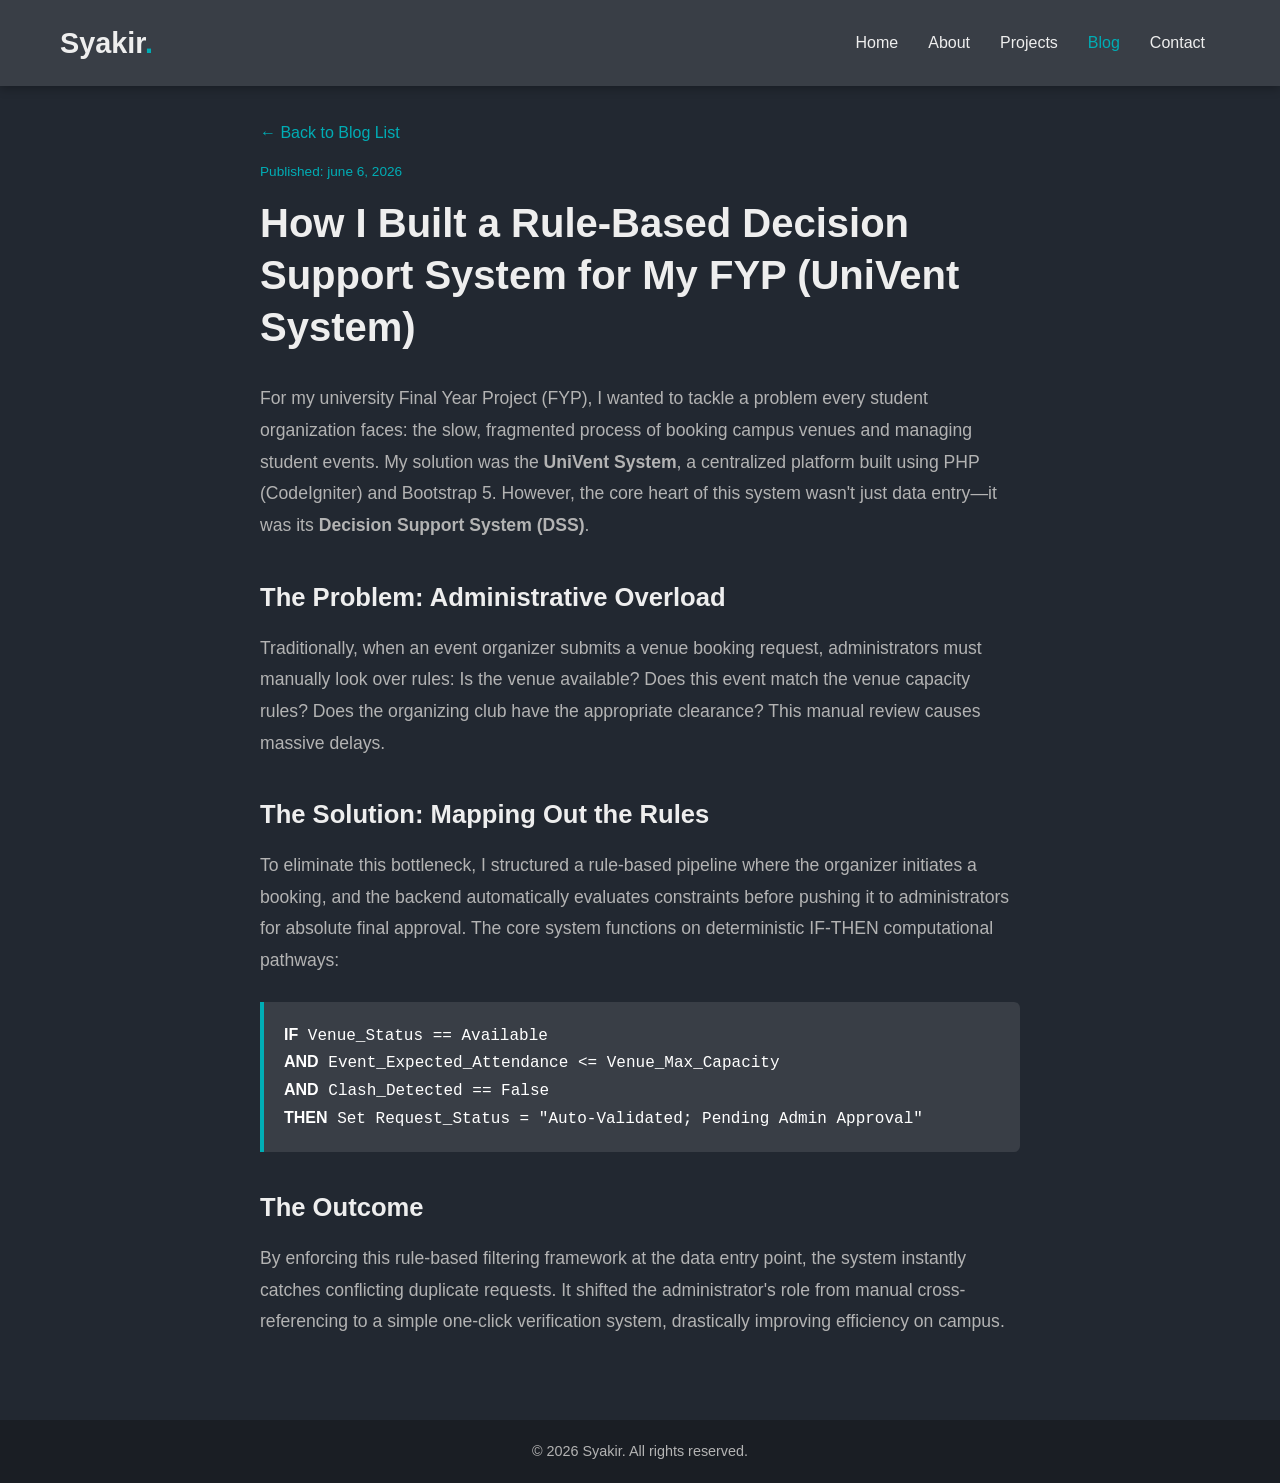
<file: portfolio/blog-post-1.html>
<!DOCTYPE html>
<html lang="en">
<head>
    <meta charset="UTF-8">
    <meta name="viewport" content="width=device-width, initial-scale=1.0">
    <title>Building UniVent DSS | Blog</title>
    <link rel="stylesheet" href="css/style.css">
    <link rel="stylesheet" href="https://cdnjs.cloudflare.com/ajax/libs/font-awesome/6.4.0/css/all.min.css">
</head>
<body>

    <nav class="navbar">
        <div class="nav-container">
            <a href="index.html" class="logo">Syakir<span>.</span></a>
            <ul class="nav-links" id="navLinks">
                <li><a href="index.html">Home</a></li>
                <li><a href="about.html">About</a></li>
                <li><a href="project.html">Projects</a></li>
                <li><a href="blog.html" class="active">Blog</a></li>
                <li><a href="contact.html">Contact</a></li>
            </ul>
            <div class="menu-toggle" id="mobileMenu">
                <i class="fas fa-bars"></i>
            </div>
        </div>
    </nav>

    <article class="content-section main-page-padding raw-post-layout">
        <div class="post-meta-header">
            <a href="blog.html" class="back-link">&larr; Back to Blog List</a>
            <span class="blog-date" style="margin-top: 15px;">Published: june 6, 2026</span>
            <h1>How I Built a Rule-Based Decision Support System for My FYP (UniVent System)</h1>
        </div>

        <div class="post-body-text">
            <p>For my university Final Year Project (FYP), I wanted to tackle a problem every student organization faces: the slow, fragmented process of booking campus venues and managing student events. My solution was the <strong>UniVent System</strong>, a centralized platform built using PHP (CodeIgniter) and Bootstrap 5. However, the core heart of this system wasn't just data entry—it was its <strong>Decision Support System (DSS)</strong>.</p>
            
            <h3>The Problem: Administrative Overload</h3>
            <p>Traditionally, when an event organizer submits a venue booking request, administrators must manually look over rules: Is the venue available? Does this event match the venue capacity rules? Does the organizing club have the appropriate clearance? This manual review causes massive delays.</p>

            <h3>The Solution: Mapping Out the Rules</h3>
            <p>To eliminate this bottleneck, I structured a rule-based pipeline where the organizer initiates a booking, and the backend automatically evaluates constraints before pushing it to administrators for absolute final approval. The core system functions on deterministic IF-THEN computational pathways:</p>
            
            <blockquote class="code-concept-quote">
                <strong>IF</strong> Venue_Status == Available <br>
                <strong>AND</strong> Event_Expected_Attendance &lt;= Venue_Max_Capacity <br>
                <strong>AND</strong> Clash_Detected == False <br>
                <strong>THEN</strong> Set Request_Status = "Auto-Validated; Pending Admin Approval"
            </blockquote>

            <h3>The Outcome</h3>
            <p>By enforcing this rule-based filtering framework at the data entry point, the system instantly catches conflicting duplicate requests. It shifted the administrator's role from manual cross-referencing to a simple one-click verification system, drastically improving efficiency on campus.</p>
        </div>
    </article>

    <footer>
        <p>&copy; 2026 Syakir. All rights reserved.</p>
    </footer>

    <script src="js/javascript.js"></script>
</body>
</html>
</file>
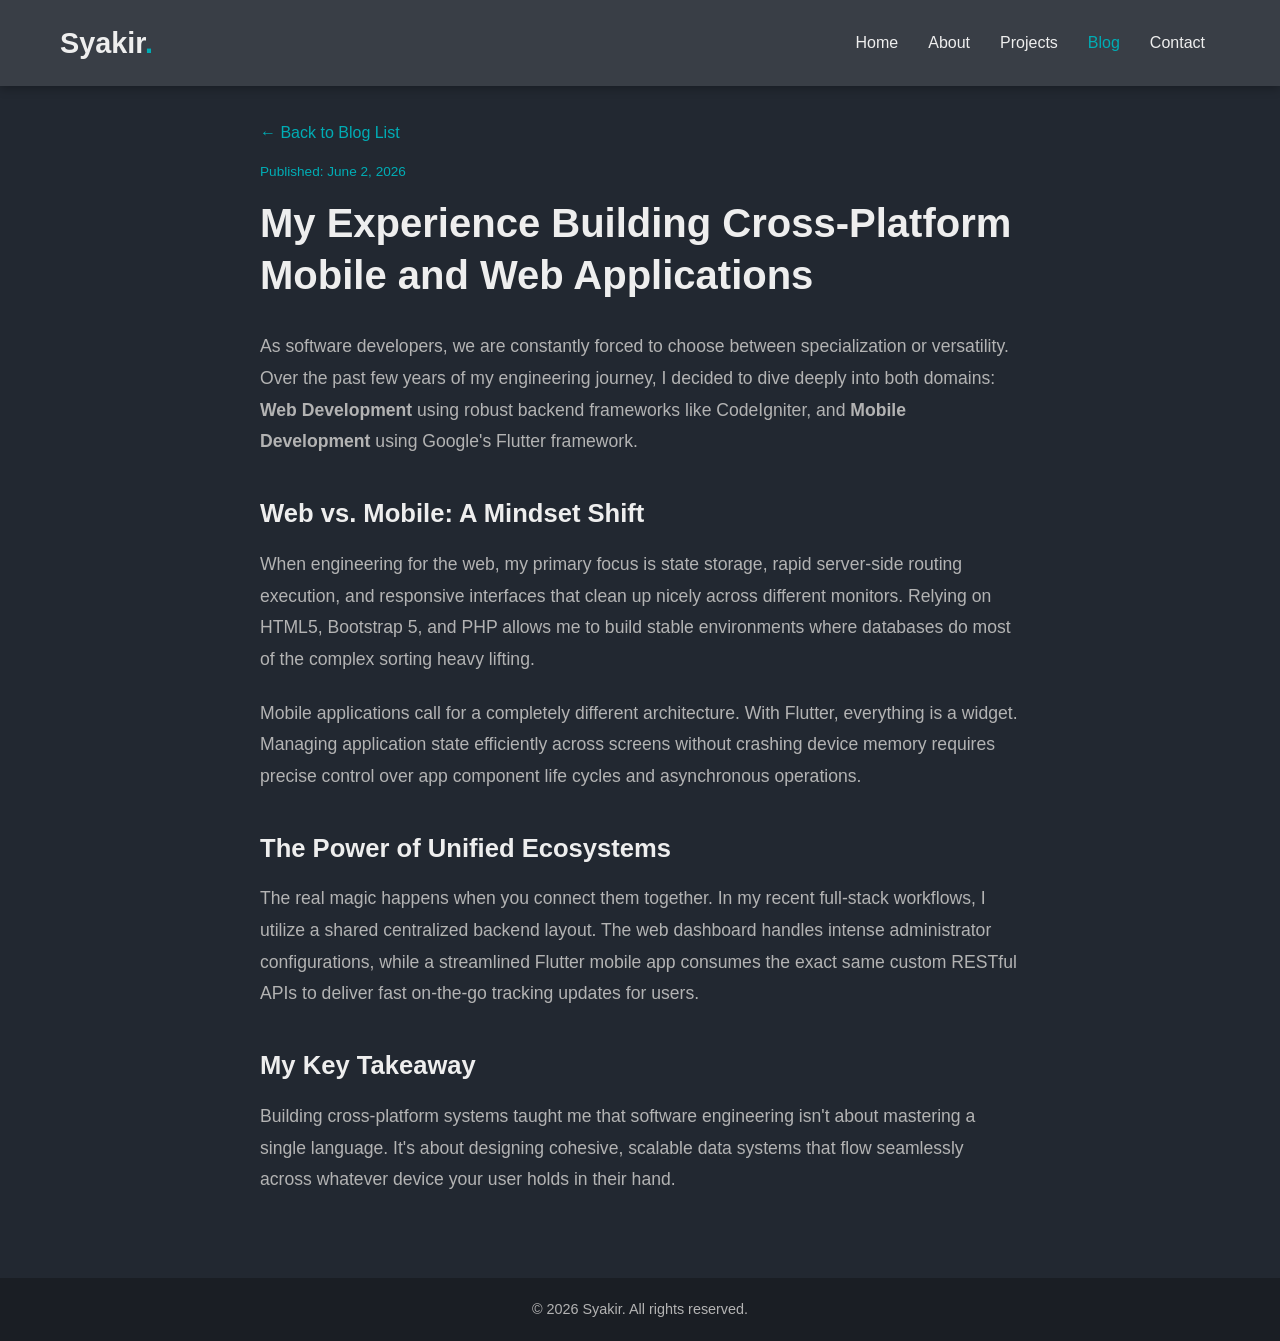
<file: portfolio/blog-post-2.html>
<!DOCTYPE html>
<html lang="en">
<head>
    <meta charset="UTF-8">
    <meta name="viewport" content="width=device-width, initial-scale=1.0">
    <title>Mobile & Web Experience | Blog</title>
    <link rel="stylesheet" href="css/style.css">
    <link rel="stylesheet" href="https://cdnjs.cloudflare.com/ajax/libs/font-awesome/6.4.0/css/all.min.css">
</head>
<body>

    <nav class="navbar">
        <div class="nav-container">
            <a href="index.html" class="logo">Syakir<span>.</span></a>
            <ul class="nav-links" id="navLinks">
                <li><a href="index.html">Home</a></li>
                <li><a href="about.html">About</a></li>
                <li><a href="project.html">Projects</a></li>
                <li><a href="blog.html" class="active">Blog</a></li>
                <li><a href="contact.html">Contact</a></li>
            </ul>
            <div class="menu-toggle" id="mobileMenu">
                <i class="fas fa-bars"></i>
            </div>
        </div>
    </nav>

    <article class="content-section main-page-padding raw-post-layout">
        <div class="post-meta-header">
            <a href="blog.html" class="back-link">&larr; Back to Blog List</a>
            <span class="blog-date" style="margin-top: 15px;">Published: June 2, 2026</span>
            <h1>My Experience Building Cross-Platform Mobile and Web Applications</h1>
        </div>

        <div class="post-body-text">
            <p>As software developers, we are constantly forced to choose between specialization or versatility. Over the past few years of my engineering journey, I decided to dive deeply into both domains: <strong>Web Development</strong> using robust backend frameworks like CodeIgniter, and <strong>Mobile Development</strong> using Google's Flutter framework.</p>

            <h3>Web vs. Mobile: A Mindset Shift</h3>
            <p>When engineering for the web, my primary focus is state storage, rapid server-side routing execution, and responsive interfaces that clean up nicely across different monitors. Relying on HTML5, Bootstrap 5, and PHP allows me to build stable environments where databases do most of the complex sorting heavy lifting.</p>
            
            <p>Mobile applications call for a completely different architecture. With Flutter, everything is a widget. Managing application state efficiently across screens without crashing device memory requires precise control over app component life cycles and asynchronous operations.</p>

            <h3>The Power of Unified Ecosystems</h3>
            <p>The real magic happens when you connect them together. In my recent full-stack workflows, I utilize a shared centralized backend layout. The web dashboard handles intense administrator configurations, while a streamlined Flutter mobile app consumes the exact same custom RESTful APIs to deliver fast on-the-go tracking updates for users.</p>

            <h3>My Key Takeaway</h3>
            <p>Building cross-platform systems taught me that software engineering isn't about mastering a single language. It's about designing cohesive, scalable data systems that flow seamlessly across whatever device your user holds in their hand.</p>
        </div>
    </article>

    <footer>
        <p>&copy; 2026 Syakir. All rights reserved.</p>
    </footer>

    <script src="js/javascript.js"></script>
</body>
</html>
</file>
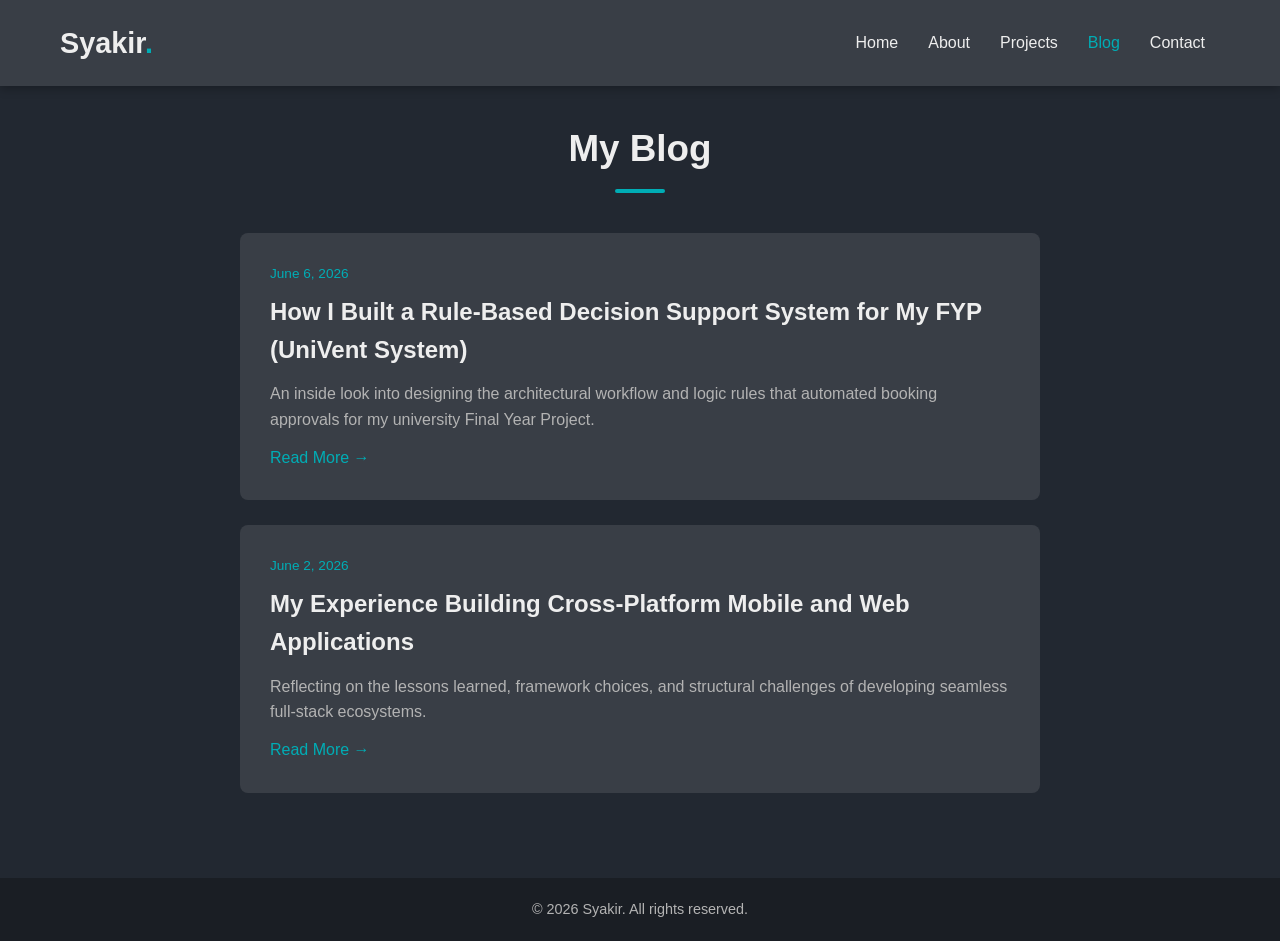
<file: portfolio/blog.html>
<!DOCTYPE html>
<html lang="en">
<head>
    <meta charset="UTF-8">
    <meta name="viewport" content="width=device-width, initial-scale=1.0">
    <title>Blog | My E-Portfolio</title>
    <link rel="stylesheet" href="css/style.css">
    <link rel="stylesheet" href="https://cdnjs.cloudflare.com/ajax/libs/font-awesome/6.4.0/css/all.min.css">
</head>
<body>

    <nav class="navbar">
        <div class="nav-container">
            <a href="index.html" class="logo">Syakir<span>.</span></a>
            <ul class="nav-links" id="navLinks">
                <li><a href="index.html">Home</a></li>
                <li><a href="about.html">About</a></li>                
                <li><a href="project.html">Projects</a></li>
                <li><a href="blog.html" class="active">Blog</a></li>
                <li><a href="contact.html">Contact</a></li>
            </ul>
            <div class="menu-toggle" id="mobileMenu">
                <i class="fas fa-bars"></i>
            </div>
        </div>
    </nav>

    <section class="content-section main-page-padding">
        <h2 class="section-title">My Blog</h2>
        <div class="blog-container">
            
            <article class="blog-post">
                <span class="blog-date">June 6, 2026</span>
                <h3><a href="blog-post-1.html">How I Built a Rule-Based Decision Support System for My FYP (UniVent System)</a></h3>
                <p>An inside look into designing the architectural workflow and logic rules that automated booking approvals for my university Final Year Project.</p>
                <a href="blog-post-1.html" class="read-more">Read More &rarr;</a>
            </article>

            <article class="blog-post">
                <span class="blog-date">June 2, 2026</span>
                <h3><a href="blog-post-2.html">My Experience Building Cross-Platform Mobile and Web Applications</a></h3>
                <p>Reflecting on the lessons learned, framework choices, and structural challenges of developing seamless full-stack ecosystems.</p>
                <a href="blog-post-2.html" class="read-more">Read More &rarr;</a>
            </article>

        </div>
    </section>

    <footer>
        <p>&copy; 2026 Syakir. All rights reserved.</p>
    </footer>

    <script src="js/javascript.js"></script>
</body>
</html>
</file>
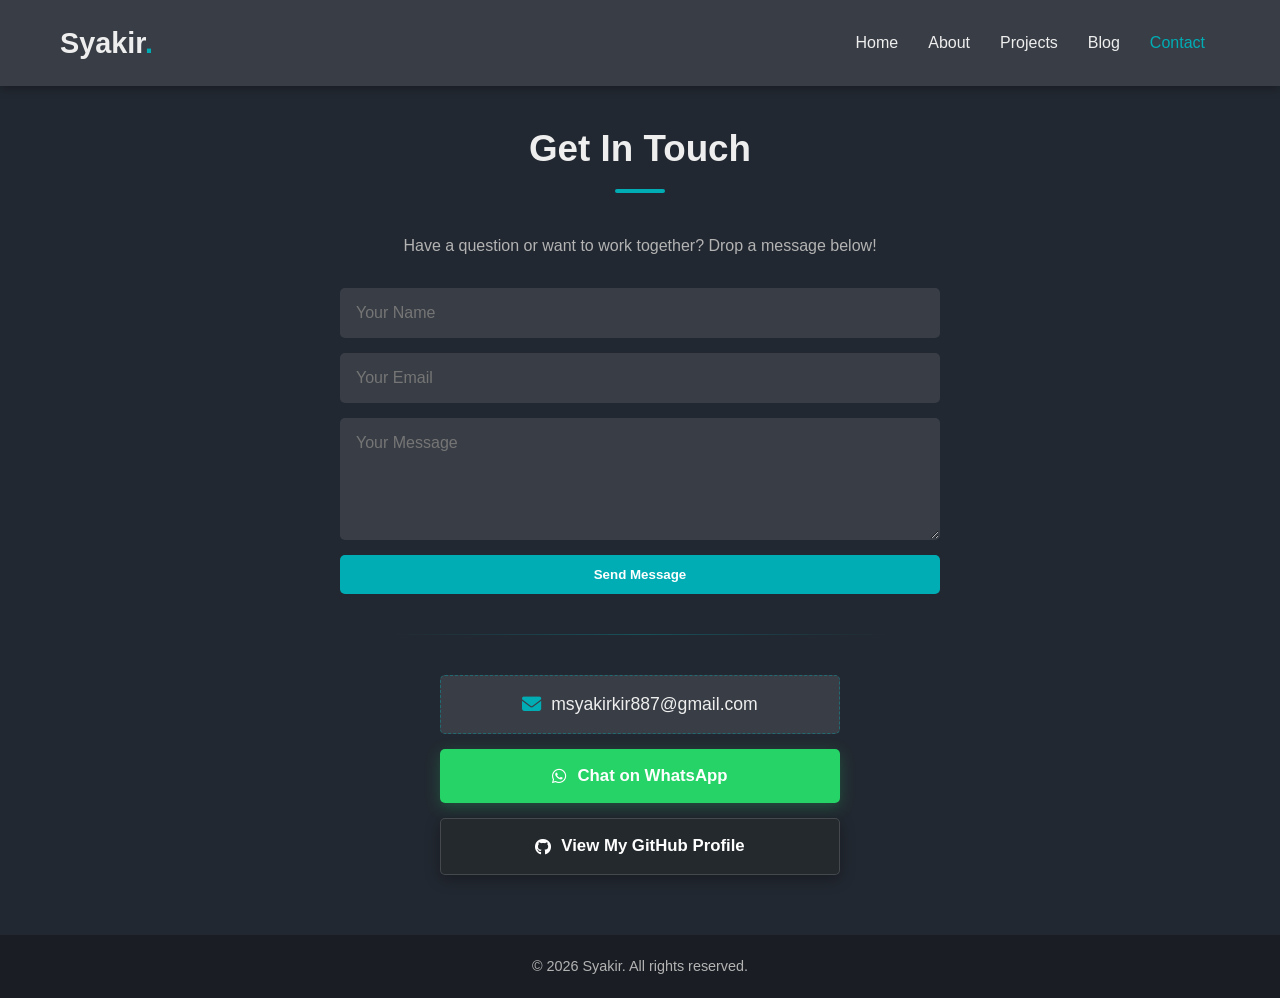
<file: portfolio/contact.html>
<!DOCTYPE html>
<html lang="en">
<head>
    <meta charset="UTF-8">
    <meta name="viewport" content="width=device-width, initial-scale=1.0">
    <title>Contact | My E-Portfolio</title>
    <link rel="stylesheet" href="css/style.css">
    <link rel="stylesheet" href="https://cdnjs.cloudflare.com/ajax/libs/font-awesome/6.4.0/css/all.min.css">
</head>
<body>

    <nav class="navbar">
        <div class="nav-container">
            <a href="index.html" class="logo">Syakir<span>.</span></a>
            <ul class="nav-links" id="navLinks">
                <li><a href="index.html">Home</a></li>
                <li><a href="about.html">About</a></li>
                <li><a href="project.html">Projects</a></li>
                <li><a href="blog.html">Blog</a></li>
                <li><a href="contact.html" class="active">Contact</a></li>
            </ul>
            <div class="menu-toggle" id="mobileMenu">
                <i class="fas fa-bars"></i>
            </div>
        </div>
    </nav>

    <section class="content-section main-page-padding">
        <h2 class="section-title">Get In Touch</h2>
        <p style="text-align: center; color: var(--grey-text); margin-bottom: 30px;">Have a question or want to work together? Drop a message below!</p>
        
        <form id="contactForm" class="contact-form">
            <input type="text" id="name" placeholder="Your Name" required>
            <input type="email" id="email" placeholder="Your Email" required>
            <textarea id="message" rows="5" placeholder="Your Message" required></textarea>
            <button type="submit" class="btn">Send Message</button>
        </form>

        <hr class="contact-divider">

        <div class="contact-links-stack">
            
            <div class="email-display-container">
                <i class="fas fa-envelope email-icon"></i>
                <a href="mailto:msyakirkir887@gmail.com" class="direct-email">msyakirkir887@gmail.com</a>
            </div>
            
            <div class="whatsapp-container">
                <a href="https://wa.me/60123456789?text=Hi%20Syakir,%20I%20saw%20your%20portfolio..." target="_blank" class="btn-contact-action btn-whatsapp">
                    <i class="fab fa-whatsapp"></i> Chat on WhatsApp
                </a>
            </div>

            <div class="github-container">
                <a href="https://github.com/syakir2002" target="_blank" class="btn-contact-action btn-github">
                    <i class="fab fa-github"></i> View My GitHub Profile
                </a>
            </div>

        </div> </section>

    <footer>
        <p>&copy; 2026 Syakir. All rights reserved.</p>
    </footer>

    <script src="js/javascript.js"></script>
</body>
</html>
</file>
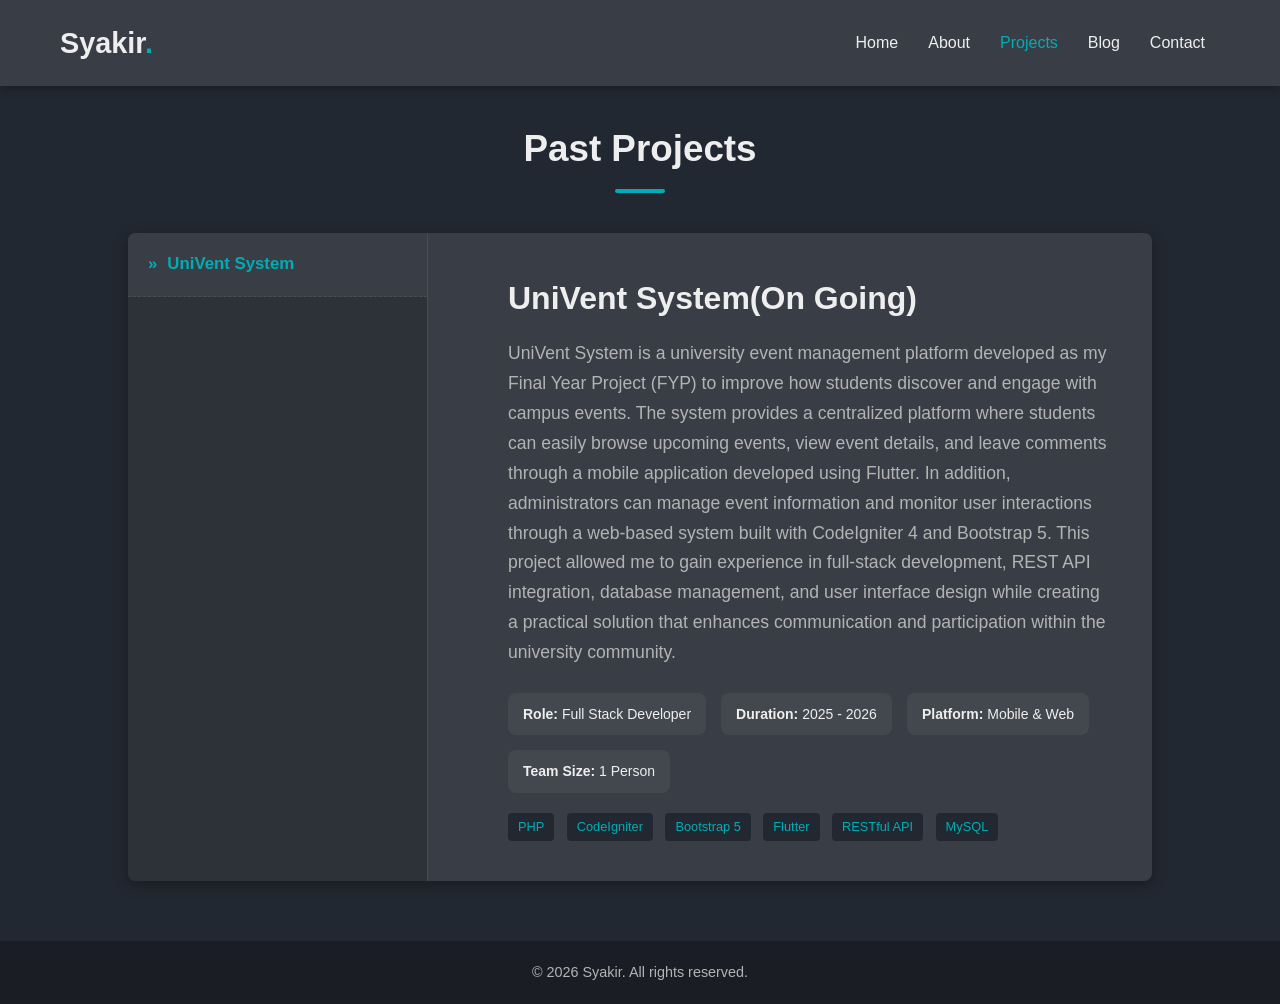
<file: portfolio/project.html>
<!DOCTYPE html>
<html lang="en">
<head>
    <meta charset="UTF-8">
    <meta name="viewport" content="width=device-width, initial-scale=1.0">
    <title>Projects | My E-Portfolio</title>
    <link rel="stylesheet" href="css/style.css">
    <link rel="stylesheet" href="https://cdnjs.cloudflare.com/ajax/libs/font-awesome/6.4.0/css/all.min.css">
</head>
<body>

    <nav class="navbar">
        <div class="nav-container">
            <a href="index.html" class="logo">Syakir<span>.</span></a>
            <ul class="nav-links" id="navLinks">
                <li><a href="index.html">Home</a></li>
                <li><a href="about.html">About</a></li>
                <li><a href="projects.html" class="active">Projects</a></li>
                <li><a href="blog.html">Blog</a></li>
                <li><a href="contact.html">Contact</a></li>
            </ul>
            <div class="menu-toggle" id="mobileMenu">
                <i class="fas fa-bars"></i>
            </div>
        </div>
    </nav>

    <section class="content-section main-page-padding">
        <h2 class="section-title">Past Projects</h2>
        
        <div class="projects-container">
            <aside class="projects-sidebar">
                <ul class="project-menu">
                    <li class="menu-item active" onclick="showProject('univend')">
                        <span class="arrow">&raquo;</span> UniVent System
                    </li>
                </ul>
            </aside>

            <main class="projects-display">
                
                <div id="univend" class="project-panel active">
                    <h3>UniVent System(On Going)</h3>

                    <p class="project-desc">
                        UniVent System is a university event management platform developed as my Final Year Project (FYP) to improve how students discover and engage with campus events. The system provides a centralized platform where students can easily browse upcoming events, view event details, and leave comments through a mobile application developed using Flutter. In addition, administrators can manage event information and monitor user interactions through a web-based system built with CodeIgniter 4 and Bootstrap 5. This project allowed me to gain experience in full-stack development, REST API integration, database management, and user interface design while creating a practical solution that enhances communication and participation within the university community.
                    </p>

                    <div class="project-metrics">
                        <div class="metric">
                            <strong>Role:</strong> Full Stack Developer
                        </div>

                        <div class="metric">
                            <strong>Duration:</strong> 2025 - 2026
                        </div>

                        <div class="metric">
                            <strong>Platform:</strong> Mobile & Web
                        </div>

                        <div class="metric">
                            <strong>Team Size:</strong> 1 Person
                        </div>
                    </div>

                    <div class="tags">
                        <span>PHP</span>
                        <span>CodeIgniter</span>
                        <span>Bootstrap 5</span>
                        <span>Flutter</span>
                        <span>RESTful API</span>
                        <span>MySQL</span>
                    </div>
                </div>

                
                <div id="rentalhouse" class="project-panel">
                    <h3>Rental House System</h3>

                    <p class="project-desc">
                        Rental House System is a web-based property management platform developed to simplify the process of managing rental houses for both property owners and tenants. The system enables users to browse available rental properties, view detailed house information, and submit rental inquiries through a user-friendly interface. Property owners can manage property listings, update rental information, and monitor tenant requests efficiently through an administrative dashboard. Developed using CodeIgniter 4, Bootstrap 5, and MySQL, this project enhanced my skills in full-stack web development, database management, user authentication, and responsive user interface design while providing a practical solution for rental property management.
                    </p>

                    <div class="project-metrics">
                        <div class="metric">
                            <strong>Role:</strong> Full Stack Developer
                        </div>

                        <div class="metric">
                            <strong>Duration:</strong> 2025
                        </div>

                        <div class="metric">
                            <strong>Platform:</strong> Web Application
                        </div>

                        <div class="metric">
                            <strong>Team Size:</strong> 1 Person
                        </div>

                        <div class="metric">
                            <strong>Status:</strong> Completed
                        </div>
                    </div>

                    <div class="tags">
                        <span>PHP</span>
                        <span>CodeIgniter 4</span>
                        <span>Bootstrap 5</span>
                        <span>MySQL</span>
                        <span>MVC Architecture</span>
                        <span>Responsive Design</span>
                    </div>
                </div>

                <div id="infra" class="project-panel">
                    <h3>Infrastructure Monitor</h3>

                    <p class="project-desc">
                        Infrastructure Monitor is a system monitoring project designed to track server performance and detect potential resource issues in real time. The project utilizes Prometheus for metrics collection and Grafana for data visualization, enabling administrators to monitor CPU usage, memory consumption, and overall system health through interactive dashboards. To evaluate monitoring effectiveness, CPU and memory stress tests were performed under different workload conditions, while automated email alerts were configured to notify administrators whenever predefined resource thresholds were exceeded. This project enhanced my understanding of Linux system administration, performance monitoring, alert management, and infrastructure reliability.
                    </p>

                    <div class="project-metrics">
                        <div class="metric">
                            <strong>Role:</strong> System Administrator
                        </div>

                        <div class="metric">
                            <strong>Duration:</strong> 2025
                        </div>

                        <div class="metric">
                            <strong>Platform:</strong> Linux Server
                        </div>

                        <div class="metric">
                            <strong>Team Size:</strong> 1 Person
                        </div>

                        <div class="metric">
                            <strong>Status:</strong> Completed
                        </div>
                    </div>

                    <div class="tags">
                        <span>Prometheus</span>
                        <span>Grafana</span>
                        <span>Linux</span>
                        <span>Monitoring</span>
                        <span>Alerting</span>
                        <span>DevOps</span>
                    </div>
                </div>

            </main>
        </div>
    </section>

    <footer>
        <p>&copy; 2026 Syakir. All rights reserved.</p>
    </footer>

    <script src="js/javascript.js"></script>
</body>
</html>
</file>
<file: css/style.css>
/* Base Reset */
* {
    margin: 0;
    padding: 0;
    box-sizing: border-box;
    font-family: 'Segoe UI', Tahoma, Geneva, Verdana, sans-serif;
}

:root {
    --primary-color: #00adb5;
    --dark-bg: #222831;
    --light-dark: #393e46;
    --light-text: #eeeeee;
    --grey-text: #b3b3b3;
}

body {
    background-color: var(--dark-bg);
    color: var(--light-text);
    line-height: 1.6;
    display: flex;
    flex-direction: column;
    min-height: 100vh;
    transition: background-color 0.3s ease, color 0.3s ease; /* Smooth fade switch effect */
}

/* Sections */
.content-section {
    padding: 60px 10%;
    flex: 1;
}

.main-page-padding {
    padding-top: 120px; /* Prevents text cutting off under fixed navbar */
}

.section-title {
    text-align: center;
    font-size: 2.3rem;
    margin-bottom: 40px;
    position: relative;
}
.section-title::after {
    content: '';
    display: block;
    width: 50px;
    height: 4px;
    background: var(--primary-color);
    margin: 10px auto 0 auto;
    border-radius: 2px;
}

/* Navbar */
.navbar {
    position: fixed;
    top: 0;
    width: 100%;
    background-color: var(--light-dark);
    z-index: 1000;
    box-shadow: 0 2px 10px rgba(0,0,0,0.3);
    transition: background-color 0.3s ease;
}

.nav-container {
    display: flex;
    justify-content: space-between;
    align-items: center;
    max-width: 1200px;
    margin: 0 auto;
    padding: 20px;
}

.logo {
    color: var(--light-text);
    font-size: 1.8rem;
    font-weight: 700;
    text-decoration: none;
}

.logo span {
    color: var(--primary-color);
}

.nav-actions {
    display: flex;
    align-items: center;
    gap: 25px; /* Spaces out your links menu cleanly from your moon toggle switch */
}

.nav-links {
    display: flex;
    list-style: none;
    margin: 0;
    padding: 0;
}

.nav-links li a {
    color: var(--light-text);
    text-decoration: none;
    padding: 8px 15px;
    font-weight: 500;
    transition: color 0.3s;
}

.nav-links li a:hover, .nav-links li a.active {
    color: var(--primary-color);
}

.menu-toggle {
    display: none;
    font-size: 1.5rem;
    cursor: pointer;
    color: var(--light-text);
}

/* Hero Section */
.hero-section {
    height: 85vh;
    display: flex;
    align-items: center;
    justify-content: center;
    text-align: center;
    background: linear-gradient(var(--hero-overlay), var(--hero-overlay-deep)), url('https://images.unsplash.com/photo-1517694712202-14dd9538aa97?auto=format&fit=crop&w=1200&q=80') no-repeat center center/cover;
}

.hero-content h1 {
    font-size: 3.5rem;
    margin-bottom: 10px;
}

.hero-content .highlight {
    color: var(--primary-color);
}

.hero-content p {
    font-size: 1.3rem;
    color: var(--grey-text);
    margin-bottom: 30px;
}

.btn {
    display: inline-block;
    background-color: var(--primary-color);
    color: #fff;
    padding: 12px 30px;
    text-decoration: none;
    border-radius: 5px;
    font-weight: 600;
    border: none;
    cursor: pointer;
    transition: background 0.3s, transform 0.2s;
}

.btn:hover {
    background-color: #008c95;
    transform: translateY(-2px);
}

/* About Layout */
.about-container {
    max-width: 800px;
    margin: 0 auto;
    text-align: center;
    font-size: 1.1rem;
    color: var(--grey-text);
}

.about-container p {
    margin-bottom: 20px;
}

/* Skills Layout */
.skills-grid, .projects-grid {
    display: grid;
    /* auto-fit automatically handles columns, dropping them down if space is tight */
    grid-template-columns: repeat(auto-fit, minmax(250px, 1fr)); 
    gap: 20px;
    width: 100%;
    max-width: 1000px;
    margin: 0 auto;
    box-sizing: border-box;
}

.skill-card, .project-card {
    background-color: var(--light-dark);
    padding: 25px 15px;
    border-radius: 8px;
    text-align: center;
    box-sizing: border-box;
    display: flex;
    flex-direction: column;
    align-items: center;
    justify-content: center;
}

.skill-card { text-align: center; }
.skill-card:hover, .project-card:hover { transform: translateY(-5px); }

.skill-icon {
    font-size: 3rem;
    color: var(--primary-color);
    margin-bottom: 15px;
}

.project-info h3 { margin-bottom: 10px; }
.project-info p { color: var(--grey-text); font-size: 0.95rem; margin-bottom: 20px; }

.tags span {
    background-color: var(--dark-bg);
    color: var(--primary-color);
    padding: 4px 10px;
    font-size: 0.8rem;
    border-radius: 4px;
    margin-right: 8px;
    display: inline-block;
}

/* Blog Layout */
.blog-container {
    max-width: 800px;
    margin: 0 auto;
}

.blog-post {
    background-color: var(--light-dark);
    padding: 30px;
    border-radius: 8px;
    margin-bottom: 25px;
}

.blog-date {
    font-size: 0.85rem;
    color: var(--primary-color);
    display: block;
    margin-bottom: 8px;
}

.blog-post h3 a {
    color: var(--light-text);
    text-decoration: none;
    font-size: 1.5rem;
}

.blog-post h3 a:hover { color: var(--primary-color); }
.blog-post p { color: var(--grey-text); margin: 12px 0; }
.blog-more, .read-more { color: var(--primary-color); text-decoration: none; font-weight: 500; }

/* Contact Layout */
.contact-form {
    max-width: 600px;
    margin: 0 auto;
    display: flex;
    flex-direction: column;
    gap: 15px;
}

.contact-form input, .contact-form textarea {
    width: 100%;
    padding: 15px;
    background-color: var(--light-dark);
    border: 1px solid transparent;
    border-radius: 5px;
    color: #fff;
    font-size: 1rem;
}

.contact-form input:focus, .contact-form textarea:focus {
    outline: none;
    border-color: var(--primary-color);
}

/* Footer */
footer {
    background-color: #1a1e24;
    text-align: center;
    padding: 20px;
    color: var(--grey-text);
    font-size: 0.9rem;
    margin-top: auto;
}

/* Mobile Responsive */
@media (max-width: 768px) {
    .nav-links {
        display: none;
        flex-direction: column;
        width: 100%;
        position: absolute;
        top: 73px;
        left: 0;
        background-color: var(--light-dark);
        border-top: 1px solid var(--dark-bg);
    }
    .nav-links.active { display: flex; }
    .nav-links li { text-align: center; padding: 15px 0; }
    .menu-toggle { display: block; }
    .hero-content h1 { font-size: 2.5rem; }
}

/* --- Vertical Project Sidebar Layout --- */
.projects-container {
    display: flex;
    gap: 40px;
    max-width: 1100px;
    margin: 0 auto;
    background-color: var(--light-dark);
    border-radius: 8px;
    overflow: hidden;
    box-shadow: 0 4px 15px rgba(0, 0, 0, 0.3);
}

/* Sidebar Styling */
.projects-sidebar {
    width: 300px;
    background-color: #2d3238; /* Slightly darker than main card container */
    border-right: 1px solid #454d57;
}

.project-menu {
    list-style: none;
    display: flex;
    flex-direction: column;
}

.menu-item {
    padding: 18px 20px;
    color: var(--light-text);
    cursor: pointer;
    border-bottom: 1px dashed #454d57;
    font-size: 1.05rem;
    transition: background 0.2s, color 0.2s;
    display: flex;
    align-items: center;
    gap: 10px;
}

.menu-item .arrow {
    color: var(--grey-text);
    font-weight: bold;
    transition: color 0.2s;
}

/* Hover and Active Menu States */
.menu-item:hover {
    background-color: rgba(255, 255, 255, 0.03);
}

.menu-item.active {
    background-color: var(--light-dark); /* Matches right description area bg */
    color: var(--primary-color);
    font-weight: 600;
}

.menu-item.active .arrow {
    color: var(--primary-color);
}

/* Right Display Panel Area */
.projects-display {
    flex: 1;
    padding: 40px;
    min-height: 350px;
}

.project-panel {
    display: none; /* Hide all panels by default */
    animation: fadeIn 0.4s ease-in-out;
}

.project-panel.active {
    display: block; /* Show the active panel layout */
}

.project-panel h3 {
    font-size: 2rem;
    color: var(--light-text);
    margin-bottom: 15px;
}

.project-desc {
    color: var(--grey-text);
    font-size: 1.1rem;
    margin-bottom: 25px;
    line-height: 1.7;
}


/* Direct Email Display Styles */
.email-display-container {
    text-align: center;
    margin-bottom: 35px;
    display: flex;
    justify-content: center;
    align-items: center;
    gap: 10px;
    background-color: var(--light-dark);
    max-width: 400px;
    margin-left: auto;
    margin-right: auto;
    padding: 12px;
    border-radius: 5px;
        border: 1px dashed rgba(0, 173, 181, 0.4);
    }

    .project-metrics {
        display: flex;
        flex-wrap: wrap;
        gap: 15px;
        margin: 20px 0;
}

.metric {
    background: rgba(255,255,255,0.05);
    padding: 10px 15px;
    border-radius: 8px;
    font-size: 14px;
}

.email-display-container .email-icon {
    color: var(--primary-color);
    font-size: 1.2rem;
}

.direct-email {
    color: var(--light-text);
    text-decoration: none;
    font-size: 1.1rem;
    font-weight: 500;
    transition: color 0.2s;
}

.direct-email:hover {
    color: var(--primary-color);
}
/* Simple animation when switching projects */
@keyframes fadeIn {
    from { opacity: 0; transform: translateY(5px); }
    to { opacity: 1; transform: translateY(0); }
}

/* Responsive adjustments for phones */
@media (max-width: 768px) {
    .projects-container {
        flex-direction: column;
    }
    .projects-sidebar {
        width: 100%;
        border-right: none;
        border-bottom: 1px solid #454d57;
    }
    .projects-display {
        padding: 25px;
    }
}
/* --- Full Article Post Styling --- */
.raw-post-layout {
    max-width: 800px;
    margin: 0 auto;
    padding-left: 20px;  /* Reduces aggressive side squeezing */
    padding-right: 20px; /* Reduces aggressive side squeezing */
}

.post-meta-header h1 {
    font-size: 2.5rem;
    margin-top: 15px;
    margin-bottom: 30px;
    line-height: 1.3;
    color: var(--light-text);
}

.back-link {
    color: var(--primary-color);
    text-decoration: none;
    font-weight: 500;
    display: inline-block;
    transition: transform 0.2s;
}

.back-link:hover {
    transform: translateX(-4px);
}

.post-body-text p {
    font-size: 1.1rem;
    color: var(--grey-text);
    margin-bottom: 22px;
    line-height: 1.8;
}

.post-body-text h3 {
    font-size: 1.6rem;
    color: var(--light-text);
    margin-top: 35px;
    margin-bottom: 15px;
}

/* Logical Rule Blockquote highlight box */
.code-concept-quote {
    background-color: var(--light-dark);
    border-left: 4px solid var(--primary-color);
    padding: 20px;
    margin: 25px 0;
    border-radius: 0 6px 6px 0;
    font-family: 'Courier New', Courier, monospace;
    color: #fff;
    line-height: 1.6;
}

/* --- Side-by-Side About Layout --- */
.about-container {
    display: flex;
    align-items: center;
    justify-content: center;
    gap: 40px;
    max-width: 1000px;
    margin: 0 auto;
    padding: 20px 0;
}

/* Left Side Image Frame */
.about-image-wrapper {
    flex-shrink: 0; /* Prevents the browser from squeezing your photo */
}

.profile-photo {
    width: 280px;
    height: 280px;
    object-fit: cover; /* Ensures your picture doesn't warp or stretch */
    border-radius: 12px; /* Smooth rounded corners */
    border: 3px solid var(--primary-color);
    box-shadow: 0 8px 20px rgba(0, 0, 0, 0.4);
}

/* Right Side Bio Text */
.about-text-wrapper {
    flex: 1;
    text-align: left; /* Clean left-aligned readability */
    font-size: 1.1rem;
    color: var(--grey-text);
}

.about-text-wrapper p {
    margin-bottom: 20px;
    line-height: 1.8;
}

/* Responsive Mobile Handling */
@media (max-width: 768px) {
    .about-container {
        flex-direction: column; /* Stacks image on top, text on bottom for mobile */
        text-align: center;
        gap: 30px;
    }
    
    .about-text-wrapper {
        text-align: center; /* Centers paragraphs beautifully on phone screens */
    }
    
    .profile-photo {
        width: 220px;
        height: 220px; /* Scales down slightly for mobile viewports */
    }
}

/* --- Journey Timeline Styles --- */
.timeline-container {
    max-width: 800px;
    margin: 0 auto;
    position: relative;
    padding: 20px 0;
}

/* The vertical connecting center line track */
.timeline-container::after {
    content: '';
    position: absolute;
    width: 3px;
    background-color: var(--light-dark);
    top: 0;
    bottom: 0;
    left: 20px; /* Aligns left for clean mobile-first reading */
    margin-left: -1.5px;
}

.timeline-item {
    position: relative;
    padding-left: 50px;
    margin-bottom: 40px;
    animation: fadeIn 0.5s ease-in-out;
}

/* The tracking point dots */
.timeline-dot {
    position: absolute;
    width: 16px;
    height: 16px;
    background-color: var(--primary-color);
    border: 3px solid var(--dark-bg);
    border-radius: 50%;
    left: 20px;
    top: 5px;
    margin-left: -8px;
    z-index: 2;
}

.timeline-date {
    font-weight: 700;
    color: var(--primary-color);
    font-size: 1.1rem;
    margin-bottom: 5px;
}

.timeline-content {
    background-color: var(--light-dark);
    padding: 20px;
    border-radius: 8px;
    box-shadow: 0 4px 15px rgba(0,0,0,0.2);
}

.timeline-content h3 {
    font-size: 1.3rem;
    color: var(--light-text);
    margin-bottom: 5px;
}

.school-name {
    color: #fff;
    font-style: italic;
    font-size: 0.95rem;
    margin-bottom: 10px;
}

.timeline-desc {
    color: var(--grey-text);
    font-size: 0.95rem;
    line-height: 1.6;
}

/* Desktop layout shifting adjustments */
@media (min-width: 768px) {
    .timeline-container::after {
        left: 50%; /* Center the line track on monitors */
    }
    
    .timeline-item {
        width: 50%;
        padding-left: 0;
    }
    
    /* Alternates layout rows (Left side items) */
    .timeline-item:nth-child(odd) {
        left: 0;
        padding-right: 40px;
        text-align: right;
    }
    
    /* Alternates layout rows (Right side items) */
    .timeline-item:nth-child(even) {
        left: 50%;
        padding-left: 40px;
        text-align: left;
    }
    
    .timeline-dot {
        left: 50%; /* Anchor points center perfectly */
    }
}

/* --- Fullscreen Layout Rules --- */
.fullscreen-section {
    min-height: 100vh; /* Forces each section to take exactly 1 full screen height */
    display: flex;
    flex-direction: column;
    justify-content: center; /* Centers elements vertically inside the screen block */
    padding: 80px 10%;
    box-sizing: border-box;
}

/* Fix timeline dot positioning alignment for desktop zigzag views */
@media (min-width: 768px) {
    .timeline-container::after {
        left: 50% !important;
    }
    .timeline-dot {
        left: 50% !important;
        transform: translateX(-50%); /* Keeps dots dead-centered on the vertical track line */
        margin-left: 0 !important;
    }
}

/* --- Split Sidebar Layout Styling --- */
.about-page-layout {
    display: flex;
    gap: 50px;
    width: 100%;
    max-width: 1200px;
    margin: 0 auto;
    position: relative;
}

/* Sidebar Position Control */
.about-sidebar {
    width: 220px;
    position: sticky;
    top: 140px; /* Positions menu cleanly under your main top header navigation bar */
    height: fit-content;
    flex-shrink: 0;
}

.sub-nav-links {
    list-style: none;
    display: flex;
    flex-direction: column;
    gap: 15px;
    border-left: 2px solid var(--light-dark);
    padding-left: 15px;
}

.sub-link {
    color: var(--grey-text);
    text-decoration: none;
    font-size: 1.1rem;
    font-weight: 500;
    transition: all 0.2s ease;
    display: flex;
    align-items: center;
    gap: 10px;
}

.sub-link:hover, .sub-link.active {
    color: var(--primary-color);
    transform: translateX(3px);
}

.about-main-content {
    flex: 1;
}

/* Left aligns the header for the split design */
.text-left {
    text-align: left !important;
}
.text-left::after {
    margin: 10px 0 0 0 !important; /* Forces layout bars to underline left instead of center */
}

/* Hide sidebar menu entirely on mobile screens so content doesn't squeeze */
@media (max-width: 992px) {
    .about-page-layout {
        flex-direction: column;
    }
    .about-sidebar {
        display: none;
    }
    .text-left {
        text-align: center !important;
    }
    .text-left::after {
        margin: 10px auto 0 auto !important;
    }
}

html {
    scroll-behavior: smooth; /* Gives you that silky glide motion when links are clicked */
}

/* Base Wrapper Adjustments */
.about-page-wrapper {
    display: flex;
    max-width: 1400px;
    margin: 0 auto;
    width: 100%;
    position: relative;
    padding-left: 5%;
    padding-right: 5%;
}

/* Sidebar Position Control - Centered Vertically */
.about-sidebar {
    width: 250px;
    position: sticky;
    top: 0; /* Changed to 0 so it can center based on full screen viewport height */
    height: 100vh; /* Takes full height of screen to calculate middle point */
    flex-shrink: 0;
    
    /* Center the menu elements inside this invisible sidebar box */
    display: flex;
    align-items: center; 
    justify-content: center;
}

.about-main-content {
    flex: 1;
    width: 100%;
}

.fullscreen-section {
    min-height: 100vh;
    display: flex;
    flex-direction: column;
    justify-content: center;
    padding: 100px 0; /* Clear space around elements */
    box-sizing: border-box;
}

/* CGPA Layout Indicator Highlight */
.cgpa-badge {
    font-size: 1rem;
    font-weight: 600;
    color: var(--light-text);
    margin-bottom: 12px;
    display: inline-block;
    background-color: rgba(0, 173, 181, 0.15); /* Light translucent primary theme tint */
    padding: 4px 12px;
    border-radius: 4px;
    border: 1px solid rgba(0, 173, 181, 0.3);
}

.cgpa-badge span {
    color: var(--primary-color);
    font-weight: 700;
}

/* --- REMOVED THE ROW-REVERSE BUG --- */
/* This safely ensures that even when the card contents align to the right side, the badge text reads normally left-to-right */
.timeline-item:nth-child(odd) .cgpa-badge {
    display: inline-block; 
}

/* --- Contact Stack & Action Buttons Styles --- */
.contact-links-stack {
    display: flex;
    flex-direction: column;
    align-items: center;
    gap: 15px; /* Adds uniform spacing between each link item */
    max-width: 400px;
    margin: 0 auto;
    width: 100%;
}

/* Ensure the email container matches the box layout width perfectly */
.email-display-container {
    width: 100%;
    box-sizing: border-box;
    text-align: center;
    display: flex;
    justify-content: center;
    align-items: center;
    gap: 10px;
    background-color: var(--light-dark);
    padding: 14px;
    border-radius: 5px;
    border: 1px dashed rgba(0, 173, 181, 0.4);
    margin: 0 !important; /* Resets old manual margins */
}

/* Universal Button Layout Rule for Contact Stack */
.btn-contact-action {
    display: inline-flex;
    align-items: center;
    justify-content: center;
    gap: 10px;
    width: 400px; /* Forces exact identical size match with email box */
    max-width: 100%;
    padding: 14px;
    border-radius: 5px;
    font-weight: 600;
    font-size: 1.05rem;
    text-decoration: none;
    color: #fff;
    box-sizing: border-box;
    transition: all 0.3s ease;
}

/* WhatsApp Green Styling */
.btn-whatsapp {
    background-color: #25D366;
    box-shadow: 0 4px 15px rgba(37, 211, 102, 0.25);
}
.btn-whatsapp:hover {
    background-color: #20ba5a;
    transform: translateY(-2px);
    box-shadow: 0 6px 20px rgba(37, 211, 102, 0.4);
}

/* GitHub Dark Charcoal Styling */
.btn-github {
    background-color: #24292e;
    border: 1px solid rgba(255, 255, 255, 0.15);
    box-shadow: 0 4px 15px rgba(0, 0, 0, 0.3);
}
.btn-github:hover {
    background-color: #2f363d;
    color: var(--primary-color); /* Turns icon text primary blue on hover state */
    transform: translateY(-2px);
    box-shadow: 0 6px 20px rgba(0, 0, 0, 0.45);
}

/* Ensure responsiveness on narrow mobile phone screens */
@media (max-width: 450px) {
    .contact-links-stack, .btn-contact-action {
        width: 100%;
    }
}

/* Decorative contact page separator */
.contact-divider {
    border: 0;
    height: 1px;
    background: linear-gradient(to right, transparent, rgba(0, 173, 181, 0.3), transparent);
    margin: 40px auto;
    width: 80%;
    max-width: 500px;
}


.slider-btn.prev { left: 15px; }
.slider-btn.next { right: 15px; }

/* Scale layout down beautifully for mobile viewports */
@media (max-width: 768px) {
    .project-slider {
        height: 240px;
    }
    .slider-btn {
        padding: 10px 14px;
        font-size: 0.9rem;
    }
}


.project-slider-wrapper {
    position: relative;
    width: 100%;
    max-width: 800px;
    margin: 25px auto;
    border-radius: 8px;
    overflow: hidden;
    box-shadow: 0 8px 25px rgba(0, 0, 0, 0.4);
    background-color: #1a1e23; /* Matches your portfolio dark mode tint background */
    border: 1px solid rgba(255, 255, 255, 0.08);
}

.project-slider {
    position: relative;
    width: 100%;
    height: 480px; /* Gives plenty of vertical space for mobile screenshots */
    display: flex;
    align-items: center;
    justify-content: center;
    padding: 20px;
    box-sizing: border-box;
}

.slider-img {
    position: absolute;
    max-width: 90%;
    max-height: 90%;
    width: auto;
    height: auto;
    object-fit: contain; /* CRITICAL: Stops cropping or warping the text cards! */
    opacity: 0;
    transition: opacity 0.3s ease-in-out;
    z-index: 1;
    
    /* Clean presentation treatment */
    border-radius: 6px;
    box-shadow: 0 4px 15px rgba(0, 0, 0, 0.5);
}

.slider-img.active {
    opacity: 1;
    z-index: 2;
}

/* Fix control button alignment so they stay layered comfortably on top */
.slider-btn {
    position: absolute;
    top: 50%;
    transform: translateY(-50%);
    background-color: rgba(30, 34, 42, 0.85);
    border: 1px solid rgba(255, 255, 255, 0.15);
    color: var(--primary-color);
    padding: 12px 16px;
    cursor: pointer;
    border-radius: 50%;
    font-size: 1rem;
    z-index: 10;
    transition: all 0.2s ease;
}

.slider-btn:hover {
    background-color: var(--primary-color);
    color: #fff;
}

/* Base Reset */
* {
    margin: 0;
    padding: 0;
    box-sizing: border-box;
    font-family: 'Segoe UI', Tahoma, Geneva, Verdana, sans-serif;
}

/* 1. Define your standard "Dark" variables (Default) */
:root {
    --primary-color: #00adb5;
    --dark-bg: #222831;
    --light-dark: #393e46;
    --light-text: #eeeeee;
    --grey-text: #b3b3b3;
    --hero-overlay: rgba(34, 40, 49, 0.85);
    --hero-overlay-deep: rgba(34, 40, 49, 0.95);
}

/* 2. Define your "Light" variables (Overrides when active) */
body.light-mode {
    --dark-bg: #f4f6f9;         /* Light body background tone */
    --light-dark: #ffffff;      /* Pure white container cards and navigation background */
    --light-text: #222831;      /* Crisp dark text rendering core content labels */
    --grey-text: #556071;       /* Accessible grey readouts for descriptions */
    --primary-color: #008c92;   /* Deepened teal accents for high color contrast validation */
    --hero-overlay: rgba(244, 246, 249, 0.80);
    --hero-overlay-deep: rgba(244, 246, 249, 0.92);
}

/* Theme Toggle Trigger Button Custom Styles */
.theme-btn {
    background: none;
    border: none;
    color: var(--primary-color);
    font-size: 1.25rem;
    cursor: pointer;
    padding: 8px;
    display: inline-flex;
    align-items: center;
    justify-content: center;
    transition: transform 0.2s ease;
}

.theme-btn:hover {
    transform: scale(1.1);
}

/* --- Fix Light Mode Project Sidebar Text visibility --- */
body.light-mode .projects-sidebar {
    background-color: #f8f9fa; /* Switches sidebar background to an ultra-clean light grey */
    border-right: 1px solid #dee2e6; /* Adjusts the dividing line to match a light theme */
}

body.light-mode .menu-item {
    color: #495057; /* Changes inactive project text to a legible dark gray */
    border-bottom: 1px dashed #dee2e6;
}

body.light-mode .menu-item:hover {
    background-color: rgba(0, 0, 0, 0.04); /* Subtle dark-tint hover on light background */
}

/* Keeps the active project highlighted nicely in Light Mode */
body.light-mode .menu-item.active {
    background-color: #ffffff; /* Matches your active main content board background */
    color: var(--primary-color);
}

body.light-mode .code-concept-quote {
    background-color: #f8f9fa; /* Clean light gray box highlight */
    color: #222831 !important; /* CRITICAL FIX: Forces text to dark gray so it is visible! */
    border-left-color: var(--primary-color);
    box-shadow: 0 2px 8px rgba(0, 0, 0, 0.04);
}

/* --- Light Mode Contact Grid Layout Fix --- */
body.light-mode .contact-cards-grid {
    display: grid !important;
    grid-template-columns: repeat(3, 1fr) !important; /* Forces 3 columns on desktop */
    gap: 20px !important;
}

body.light-mode .contact-square-card {
    background-color: #ffffff !important; /* Force pristine white card backgrounds */
    border: 1px solid #dee2e6 !important; /* Soft grey border */
    display: flex !important;
    flex-direction: column !important;
    align-items: center !important;
    justify-content: center !important;
    padding: 30px 15px !important;
    text-decoration: none !important; /* Removes ugly default blue underlines */
    box-shadow: 0 4px 12px rgba(0, 0, 0, 0.05) !important;
}

/* Fix text and label colors inside the cards */
body.light-mode .contact-square-card h3 {
    color: #222831 !important; /* Dark bold titles */
    margin-bottom: 8px !important;
}

body.light-mode .contact-square-card p {
    color: #556071 !important; /* Slate grey subtitles */
}

/* Mobile responsive override fallback to keep them stacked nicely on phones */
@media (max-width: 768px) {
    body.light-mode .contact-cards-grid {
        grid-template-columns: 1fr !important; /* Stacks to 1 column on mobile screen viewports */
    }
}
/* --- Base Contact Grid Layout (Dark Mode Default) --- */
.contact-cards-grid {
    display: grid;
    grid-template-columns: repeat(3, 1fr); /* 3 side-by-side columns on desktop */
    gap: 20px;
    max-width: 850px;
    margin: 40px auto 0 auto;
    width: 100%;
}

/* Base Style for Every Square Card */
.contact-square-card {
    background-color: var(--light-dark); /* Automatically handles dark/light variable swaps */
    border: 1px solid rgba(255, 255, 255, 0.05);
    border-radius: 8px;
    padding: 30px 15px;
    text-align: center;
    text-decoration: none !important; /* CRITICAL: Removes default blue link underlines */
    display: flex;
    flex-direction: column;
    align-items: center;
    justify-content: center;
    transition: all 0.3s ease;
}

/* Icons inside the cards */
.contact-square-card i {
    font-size: 2.2rem;
    margin-bottom: 15px;
    transition: transform 0.3s ease;
}

/* Titles inside the cards */
.contact-square-card h3 {
    color: var(--light-text); /* Automatically changes color depending on theme */
    font-size: 1.2rem;
    margin-bottom: 8px;
    font-weight: 600;
}

/* Descriptions inside the cards */
.contact-square-card p {
    color: var(--grey-text);
    font-size: 0.9rem;
    margin: 0;
    word-break: break-all; /* Prevents email address text overflow breakdown */
}

/* --- Hover Highlight States --- */
.contact-square-card:hover {
    transform: translateY(-5px);
}
.contact-square-card:hover i {
    transform: scale(1.1);
}

/* Custom accent borders/shadows on hover */
.card-email:hover { border-color: var(--primary-color); box-shadow: 0 5px 20px rgba(0, 173, 181, 0.2); }
.card-email i { color: var(--primary-color); }

.card-whatsapp:hover { border-color: #25D366; box-shadow: 0 5px 20px rgba(37, 211, 102, 0.2); }
.card-whatsapp i { color: #25D366; }

.card-github:hover { border-color: #ffffff; box-shadow: 0 5px 20px rgba(255, 255, 255, 0.1); }
.card-github i { color: #fff; }

/* Responsive Mobile Handling */
@media (max-width: 768px) {
    .contact-cards-grid {
        grid-template-columns: 1fr; /* Stacks cards vertically on mobile viewports */
        max-width: 340px;
    }
}

/* --- Light Mode Contact Adjustments --- */
body.light-mode .contact-square-card {
    border-color: #dee2e6;
    box-shadow: 0 4px 12px rgba(0, 0, 0, 0.04);
}

body.light-mode .card-github:hover {
    border-color: #222831;
    box-shadow: 0 5px 20px rgba(34, 40, 49, 0.15);
}
body.light-mode .card-github i { color: #222831; }
/* Update this specific block to force the icons to render at full size */
.contact-square-card i {
    font-size: 2.2rem;
    margin-bottom: 15px;
    display: inline-block; /* CRITICAL: Forces flexbox to respect the icon dimensions! */
    width: auto;
    height: auto;
    transition: transform 0.3s ease;
}
</file>
<file: portfolio/css/style.css>
/* Base Reset */
* {
    margin: 0;
    padding: 0;
    box-sizing: border-box;
    font-family: 'Segoe UI', Tahoma, Geneva, Verdana, sans-serif;
}

:root {
    --primary-color: #00adb5;
    --dark-bg: #222831;
    --light-dark: #393e46;
    --light-text: #eeeeee;
    --grey-text: #b3b3b3;
}

body {
    background-color: var(--dark-bg);
    color: var(--light-text);
    line-height: 1.6;
    display: flex;
    flex-direction: column;
    min-height: 100vh;
}

/* Sections */
.content-section {
    padding: 60px 10%;
    flex: 1;
}

.main-page-padding {
    padding-top: 120px; /* Prevents text cutting off under fixed navbar */
}

.section-title {
    text-align: center;
    font-size: 2.3rem;
    margin-bottom: 40px;
    position: relative;
}

.section-title::after {
    content: '';
    display: block;
    width: 50px;
    height: 4px;
    background: var(--primary-color);
    margin: 10px auto 0 auto;
    border-radius: 2px;
}

/* Navbar */
.navbar {
    position: fixed;
    top: 0;
    width: 100%;
    background-color: var(--light-dark);
    z-index: 1000;
    box-shadow: 0 2px 10px rgba(0,0,0,0.3);
}

.nav-container {
    display: flex;
    justify-content: space-between;
    align-items: center;
    max-width: 1200px;
    margin: 0 auto;
    padding: 20px;
}

.logo {
    color: var(--light-text);
    font-size: 1.8rem;
    font-weight: 700;
    text-decoration: none;
}

.logo span {
    color: var(--primary-color);
}

.nav-links {
    display: flex;
    list-style: none;
}

.nav-links li a {
    color: var(--light-text);
    text-decoration: none;
    padding: 8px 15px;
    font-weight: 500;
    transition: color 0.3s;
}

.nav-links li a:hover, .nav-links li a.active {
    color: var(--primary-color);
}

.menu-toggle {
    display: none;
    font-size: 1.5rem;
    cursor: pointer;
}

/* Hero Section */
.hero-section {
    height: 85vh;
    display: flex;
    align-items: center;
    justify-content: center;
    text-align: center;
    background: linear-gradient(rgba(34, 40, 49, 0.85), rgba(34, 40, 49, 0.95)), url('https://images.unsplash.com/photo-1517694712202-14dd9538aa97?auto=format&fit=crop&w=1200&q=80') no-repeat center center/cover;
}

.hero-content h1 {
    font-size: 3.5rem;
    margin-bottom: 10px;
}

.hero-content .highlight {
    color: var(--primary-color);
}

.hero-content p {
    font-size: 1.3rem;
    color: var(--grey-text);
    margin-bottom: 30px;
}

.btn {
    display: inline-block;
    background-color: var(--primary-color);
    color: #fff;
    padding: 12px 30px;
    text-decoration: none;
    border-radius: 5px;
    font-weight: 600;
    border: none;
    cursor: pointer;
    transition: background 0.3s, transform 0.2s;
}

.btn:hover {
    background-color: #008c95;
    transform: translateY(-2px);
}

/* About Layout */
.about-container {
    max-width: 800px;
    margin: 0 auto;
    text-align: center;
    font-size: 1.1rem;
    color: var(--grey-text);
}

.about-container p {
    margin-bottom: 20px;
}

/* Skills Layout */
.skills-grid, .projects-grid {
    display: grid;
    /* auto-fit automatically handles columns, dropping them down if space is tight */
    grid-template-columns: repeat(auto-fit, minmax(250px, 1fr)); 
    gap: 20px;
    width: 100%;
    max-width: 1000px;
    margin: 0 auto;
    box-sizing: border-box;
}

.skill-card, .project-card {
    background-color: var(--light-dark);
    padding: 25px 15px;
    border-radius: 8px;
    text-align: center;
    box-sizing: border-box;
    display: flex;
    flex-direction: column;
    align-items: center;
    justify-content: center;
}

.skill-card { text-align: center; }
.skill-card:hover, .project-card:hover { transform: translateY(-5px); }

.skill-icon {
    font-size: 3rem;
    color: var(--primary-color);
    margin-bottom: 15px;
}

.project-info h3 { margin-bottom: 10px; }
.project-info p { color: var(--grey-text); font-size: 0.95rem; margin-bottom: 20px; }

.tags span {
    background-color: var(--dark-bg);
    color: var(--primary-color);
    padding: 4px 10px;
    font-size: 0.8rem;
    border-radius: 4px;
    margin-right: 8px;
    display: inline-block;
}

/* Blog Layout */
.blog-container {
    max-width: 800px;
    margin: 0 auto;
}

.blog-post {
    background-color: var(--light-dark);
    padding: 30px;
    border-radius: 8px;
    margin-bottom: 25px;
}

.blog-date {
    font-size: 0.85rem;
    color: var(--primary-color);
    display: block;
    margin-bottom: 8px;
}

.blog-post h3 a {
    color: var(--light-text);
    text-decoration: none;
    font-size: 1.5rem;
}

.blog-post h3 a:hover { color: var(--primary-color); }
.blog-post p { color: var(--grey-text); margin: 12px 0; }
.blog-more, .read-more { color: var(--primary-color); text-decoration: none; font-weight: 500; }

/* Contact Layout */
.contact-form {
    max-width: 600px;
    margin: 0 auto;
    display: flex;
    flex-direction: column;
    gap: 15px;
}

.contact-form input, .contact-form textarea {
    width: 100%;
    padding: 15px;
    background-color: var(--light-dark);
    border: 1px solid transparent;
    border-radius: 5px;
    color: #fff;
    font-size: 1rem;
}

.contact-form input:focus, .contact-form textarea:focus {
    outline: none;
    border-color: var(--primary-color);
}

/* Footer */
footer {
    background-color: #1a1e24;
    text-align: center;
    padding: 20px;
    color: var(--grey-text);
    font-size: 0.9rem;
    margin-top: auto;
}

/* Mobile Responsive */
@media (max-width: 768px) {
    .nav-links {
        display: none;
        flex-direction: column;
        width: 100%;
        position: absolute;
        top: 73px;
        left: 0;
        background-color: var(--light-dark);
        border-top: 1px solid var(--dark-bg);
    }
    .nav-links.active { display: flex; }
    .nav-links li { text-align: center; padding: 15px 0; }
    .menu-toggle { display: block; }
    .hero-content h1 { font-size: 2.5rem; }
}

/* --- Vertical Project Sidebar Layout --- */
.projects-container {
    display: flex;
    gap: 40px;
    max-width: 1100px;
    margin: 0 auto;
    background-color: var(--light-dark);
    border-radius: 8px;
    overflow: hidden;
    box-shadow: 0 4px 15px rgba(0, 0, 0, 0.3);
}

/* Sidebar Styling */
.projects-sidebar {
    width: 300px;
    background-color: #2d3238; /* Slightly darker than main card container */
    border-right: 1px solid #454d57;
}

.project-menu {
    list-style: none;
    display: flex;
    flex-direction: column;
}

.menu-item {
    padding: 18px 20px;
    color: var(--light-text);
    cursor: pointer;
    border-bottom: 1px dashed #454d57;
    font-size: 1.05rem;
    transition: background 0.2s, color 0.2s;
    display: flex;
    align-items: center;
    gap: 10px;
}

.menu-item .arrow {
    color: var(--grey-text);
    font-weight: bold;
    transition: color 0.2s;
}

/* Hover and Active Menu States */
.menu-item:hover {
    background-color: rgba(255, 255, 255, 0.03);
}

.menu-item.active {
    background-color: var(--light-dark); /* Matches right description area bg */
    color: var(--primary-color);
    font-weight: 600;
}

.menu-item.active .arrow {
    color: var(--primary-color);
}

/* Right Display Panel Area */
.projects-display {
    flex: 1;
    padding: 40px;
    min-height: 350px;
}

.project-panel {
    display: none; /* Hide all panels by default */
    animation: fadeIn 0.4s ease-in-out;
}

.project-panel.active {
    display: block; /* Show the active panel layout */
}

.project-panel h3 {
    font-size: 2rem;
    color: var(--light-text);
    margin-bottom: 15px;
}

.project-desc {
    color: var(--grey-text);
    font-size: 1.1rem;
    margin-bottom: 25px;
    line-height: 1.7;
}


/* Direct Email Display Styles */
.email-display-container {
    text-align: center;
    margin-bottom: 35px;
    display: flex;
    justify-content: center;
    align-items: center;
    gap: 10px;
    background-color: var(--light-dark);
    max-width: 400px;
    margin-left: auto;
    margin-right: auto;
    padding: 12px;
    border-radius: 5px;
        border: 1px dashed rgba(0, 173, 181, 0.4);
    }

    .project-metrics {
        display: flex;
        flex-wrap: wrap;
        gap: 15px;
        margin: 20px 0;
}

.metric {
    background: rgba(255,255,255,0.05);
    padding: 10px 15px;
    border-radius: 8px;
    font-size: 14px;
}

.email-display-container .email-icon {
    color: var(--primary-color);
    font-size: 1.2rem;
}

.direct-email {
    color: var(--light-text);
    text-decoration: none;
    font-size: 1.1rem;
    font-weight: 500;
    transition: color 0.2s;
}

.direct-email:hover {
    color: var(--primary-color);
}
/* Simple animation when switching projects */
@keyframes fadeIn {
    from { opacity: 0; transform: translateY(5px); }
    to { opacity: 1; transform: translateY(0); }
}

/* Responsive adjustments for phones */
@media (max-width: 768px) {
    .projects-container {
        flex-direction: column;
    }
    .projects-sidebar {
        width: 100%;
        border-right: none;
        border-bottom: 1px solid #454d57;
    }
    .projects-display {
        padding: 25px;
    }
}
/* --- Full Article Post Styling --- */
.raw-post-layout {
    max-width: 800px;
    margin: 0 auto;
    padding-left: 20px;  /* Reduces aggressive side squeezing */
    padding-right: 20px; /* Reduces aggressive side squeezing */
}

.post-meta-header h1 {
    font-size: 2.5rem;
    margin-top: 15px;
    margin-bottom: 30px;
    line-height: 1.3;
    color: var(--light-text);
}

.back-link {
    color: var(--primary-color);
    text-decoration: none;
    font-weight: 500;
    display: inline-block;
    transition: transform 0.2s;
}

.back-link:hover {
    transform: translateX(-4px);
}

.post-body-text p {
    font-size: 1.1rem;
    color: var(--grey-text);
    margin-bottom: 22px;
    line-height: 1.8;
}

.post-body-text h3 {
    font-size: 1.6rem;
    color: var(--light-text);
    margin-top: 35px;
    margin-bottom: 15px;
}

/* Logical Rule Blockquote highlight box */
.code-concept-quote {
    background-color: var(--light-dark);
    border-left: 4px solid var(--primary-color);
    padding: 20px;
    margin: 25px 0;
    border-radius: 0 6px 6px 0;
    font-family: 'Courier New', Courier, monospace;
    color: #fff;
    line-height: 1.6;
}

/* --- Side-by-Side About Layout --- */
.about-container {
    display: flex;
    align-items: center;
    justify-content: center;
    gap: 40px;
    max-width: 1000px;
    margin: 0 auto;
    padding: 20px 0;
}

/* Left Side Image Frame */
.about-image-wrapper {
    flex-shrink: 0; /* Prevents the browser from squeezing your photo */
}

.profile-photo {
    width: 280px;
    height: 280px;
    object-fit: cover; /* Ensures your picture doesn't warp or stretch */
    border-radius: 12px; /* Smooth rounded corners */
    border: 3px solid var(--primary-color);
    box-shadow: 0 8px 20px rgba(0, 0, 0, 0.4);
}

/* Right Side Bio Text */
.about-text-wrapper {
    flex: 1;
    text-align: left; /* Clean left-aligned readability */
    font-size: 1.1rem;
    color: var(--grey-text);
}

.about-text-wrapper p {
    margin-bottom: 20px;
    line-height: 1.8;
}

/* Responsive Mobile Handling */
@media (max-width: 768px) {
    .about-container {
        flex-direction: column; /* Stacks image on top, text on bottom for mobile */
        text-align: center;
        gap: 30px;
    }
    
    .about-text-wrapper {
        text-align: center; /* Centers paragraphs beautifully on phone screens */
    }
    
    .profile-photo {
        width: 220px;
        height: 220px; /* Scales down slightly for mobile viewports */
    }
}

/* --- Journey Timeline Styles --- */
.timeline-container {
    max-width: 800px;
    margin: 0 auto;
    position: relative;
    padding: 20px 0;
}

/* The vertical connecting center line track */
.timeline-container::after {
    content: '';
    position: absolute;
    width: 3px;
    background-color: var(--light-dark);
    top: 0;
    bottom: 0;
    left: 20px; /* Aligns left for clean mobile-first reading */
    margin-left: -1.5px;
}

.timeline-item {
    position: relative;
    padding-left: 50px;
    margin-bottom: 40px;
    animation: fadeIn 0.5s ease-in-out;
}

/* The tracking point dots */
.timeline-dot {
    position: absolute;
    width: 16px;
    height: 16px;
    background-color: var(--primary-color);
    border: 3px solid var(--dark-bg);
    border-radius: 50%;
    left: 20px;
    top: 5px;
    margin-left: -8px;
    z-index: 2;
}

.timeline-date {
    font-weight: 700;
    color: var(--primary-color);
    font-size: 1.1rem;
    margin-bottom: 5px;
}

.timeline-content {
    background-color: var(--light-dark);
    padding: 20px;
    border-radius: 8px;
    box-shadow: 0 4px 15px rgba(0,0,0,0.2);
}

.timeline-content h3 {
    font-size: 1.3rem;
    color: var(--light-text);
    margin-bottom: 5px;
}

.school-name {
    color: #fff;
    font-style: italic;
    font-size: 0.95rem;
    margin-bottom: 10px;
}

.timeline-desc {
    color: var(--grey-text);
    font-size: 0.95rem;
    line-height: 1.6;
}

/* Desktop layout shifting adjustments */
@media (min-width: 768px) {
    .timeline-container::after {
        left: 50%; /* Center the line track on monitors */
    }
    
    .timeline-item {
        width: 50%;
        padding-left: 0;
    }
    
    /* Alternates layout rows (Left side items) */
    .timeline-item:nth-child(odd) {
        left: 0;
        padding-right: 40px;
        text-align: right;
    }
    
    /* Alternates layout rows (Right side items) */
    .timeline-item:nth-child(even) {
        left: 50%;
        padding-left: 40px;
        text-align: left;
    }
    
    .timeline-dot {
        left: 50%; /* Anchor points center perfectly */
    }
}

/* --- Fullscreen Layout Rules --- */
.fullscreen-section {
    min-height: 100vh; /* Forces each section to take exactly 1 full screen height */
    display: flex;
    flex-direction: column;
    justify-content: center; /* Centers elements vertically inside the screen block */
    padding: 80px 10%;
    box-sizing: border-box;
}

/* Fix timeline dot positioning alignment for desktop zigzag views */
@media (min-width: 768px) {
    .timeline-container::after {
        left: 50% !important;
    }
    .timeline-dot {
        left: 50% !important;
        transform: translateX(-50%); /* Keeps dots dead-centered on the vertical track line */
        margin-left: 0 !important;
    }
}

/* --- Split Sidebar Layout Styling --- */
.about-page-layout {
    display: flex;
    gap: 50px;
    width: 100%;
    max-width: 1200px;
    margin: 0 auto;
    position: relative;
}

/* Sidebar Position Control */
.about-sidebar {
    width: 220px;
    position: sticky;
    top: 140px; /* Positions menu cleanly under your main top header navigation bar */
    height: fit-content;
    flex-shrink: 0;
}

.sub-nav-links {
    list-style: none;
    display: flex;
    flex-direction: column;
    gap: 15px;
    border-left: 2px solid var(--light-dark);
    padding-left: 15px;
}

.sub-link {
    color: var(--grey-text);
    text-decoration: none;
    font-size: 1.1rem;
    font-weight: 500;
    transition: all 0.2s ease;
    display: flex;
    align-items: center;
    gap: 10px;
}

.sub-link:hover, .sub-link.active {
    color: var(--primary-color);
    transform: translateX(3px);
}

.about-main-content {
    flex: 1;
}

/* Left aligns the header for the split design */
.text-left {
    text-align: left !important;
}
.text-left::after {
    margin: 10px 0 0 0 !important; /* Forces layout bars to underline left instead of center */
}

/* Hide sidebar menu entirely on mobile screens so content doesn't squeeze */
@media (max-width: 992px) {
    .about-page-layout {
        flex-direction: column;
    }
    .about-sidebar {
        display: none;
    }
    .text-left {
        text-align: center !important;
    }
    .text-left::after {
        margin: 10px auto 0 auto !important;
    }
}

html {
    scroll-behavior: smooth; /* Gives you that silky glide motion when links are clicked */
}

/* Base Wrapper Adjustments */
.about-page-wrapper {
    display: flex;
    max-width: 1400px;
    margin: 0 auto;
    width: 100%;
    position: relative;
    padding-left: 5%;
    padding-right: 5%;
}

/* Sidebar Position Control - Centered Vertically */
.about-sidebar {
    width: 250px;
    position: sticky;
    top: 0; /* Changed to 0 so it can center based on full screen viewport height */
    height: 100vh; /* Takes full height of screen to calculate middle point */
    flex-shrink: 0;
    
    /* Center the menu elements inside this invisible sidebar box */
    display: flex;
    align-items: center; 
    justify-content: center;
}

.about-main-content {
    flex: 1;
    width: 100%;
}

.fullscreen-section {
    min-height: 100vh;
    display: flex;
    flex-direction: column;
    justify-content: center;
    padding: 100px 0; /* Clear space around elements */
    box-sizing: border-box;
}

/* CGPA Layout Indicator Highlight */
.cgpa-badge {
    font-size: 1rem;
    font-weight: 600;
    color: var(--light-text);
    margin-bottom: 12px;
    display: inline-block;
    background-color: rgba(0, 173, 181, 0.15); /* Light translucent primary theme tint */
    padding: 4px 12px;
    border-radius: 4px;
    border: 1px solid rgba(0, 173, 181, 0.3);
}

.cgpa-badge span {
    color: var(--primary-color);
    font-weight: 700;
}

/* --- REMOVED THE ROW-REVERSE BUG --- */
/* This safely ensures that even when the card contents align to the right side, the badge text reads normally left-to-right */
.timeline-item:nth-child(odd) .cgpa-badge {
    display: inline-block; 
}

/* --- Contact Stack & Action Buttons Styles --- */
.contact-links-stack {
    display: flex;
    flex-direction: column;
    align-items: center;
    gap: 15px; /* Adds uniform spacing between each link item */
    max-width: 400px;
    margin: 0 auto;
    width: 100%;
}

/* Ensure the email container matches the box layout width perfectly */
.email-display-container {
    width: 100%;
    box-sizing: border-box;
    text-align: center;
    display: flex;
    justify-content: center;
    align-items: center;
    gap: 10px;
    background-color: var(--light-dark);
    padding: 14px;
    border-radius: 5px;
    border: 1px dashed rgba(0, 173, 181, 0.4);
    margin: 0 !important; /* Resets old manual margins */
}

/* Universal Button Layout Rule for Contact Stack */
.btn-contact-action {
    display: inline-flex;
    align-items: center;
    justify-content: center;
    gap: 10px;
    width: 400px; /* Forces exact identical size match with email box */
    max-width: 100%;
    padding: 14px;
    border-radius: 5px;
    font-weight: 600;
    font-size: 1.05rem;
    text-decoration: none;
    color: #fff;
    box-sizing: border-box;
    transition: all 0.3s ease;
}

/* WhatsApp Green Styling */
.btn-whatsapp {
    background-color: #25D366;
    box-shadow: 0 4px 15px rgba(37, 211, 102, 0.25);
}
.btn-whatsapp:hover {
    background-color: #20ba5a;
    transform: translateY(-2px);
    box-shadow: 0 6px 20px rgba(37, 211, 102, 0.4);
}

/* GitHub Dark Charcoal Styling */
.btn-github {
    background-color: #24292e;
    border: 1px solid rgba(255, 255, 255, 0.15);
    box-shadow: 0 4px 15px rgba(0, 0, 0, 0.3);
}
.btn-github:hover {
    background-color: #2f363d;
    color: var(--primary-color); /* Turns icon text primary blue on hover state */
    transform: translateY(-2px);
    box-shadow: 0 6px 20px rgba(0, 0, 0, 0.45);
}

/* Ensure responsiveness on narrow mobile phone screens */
@media (max-width: 450px) {
    .contact-links-stack, .btn-contact-action {
        width: 100%;
    }
}

/* Decorative contact page separator */
.contact-divider {
    border: 0;
    height: 1px;
    background: linear-gradient(to right, transparent, rgba(0, 173, 181, 0.3), transparent);
    margin: 40px auto;
    width: 80%;
    max-width: 500px;
}
</file>
